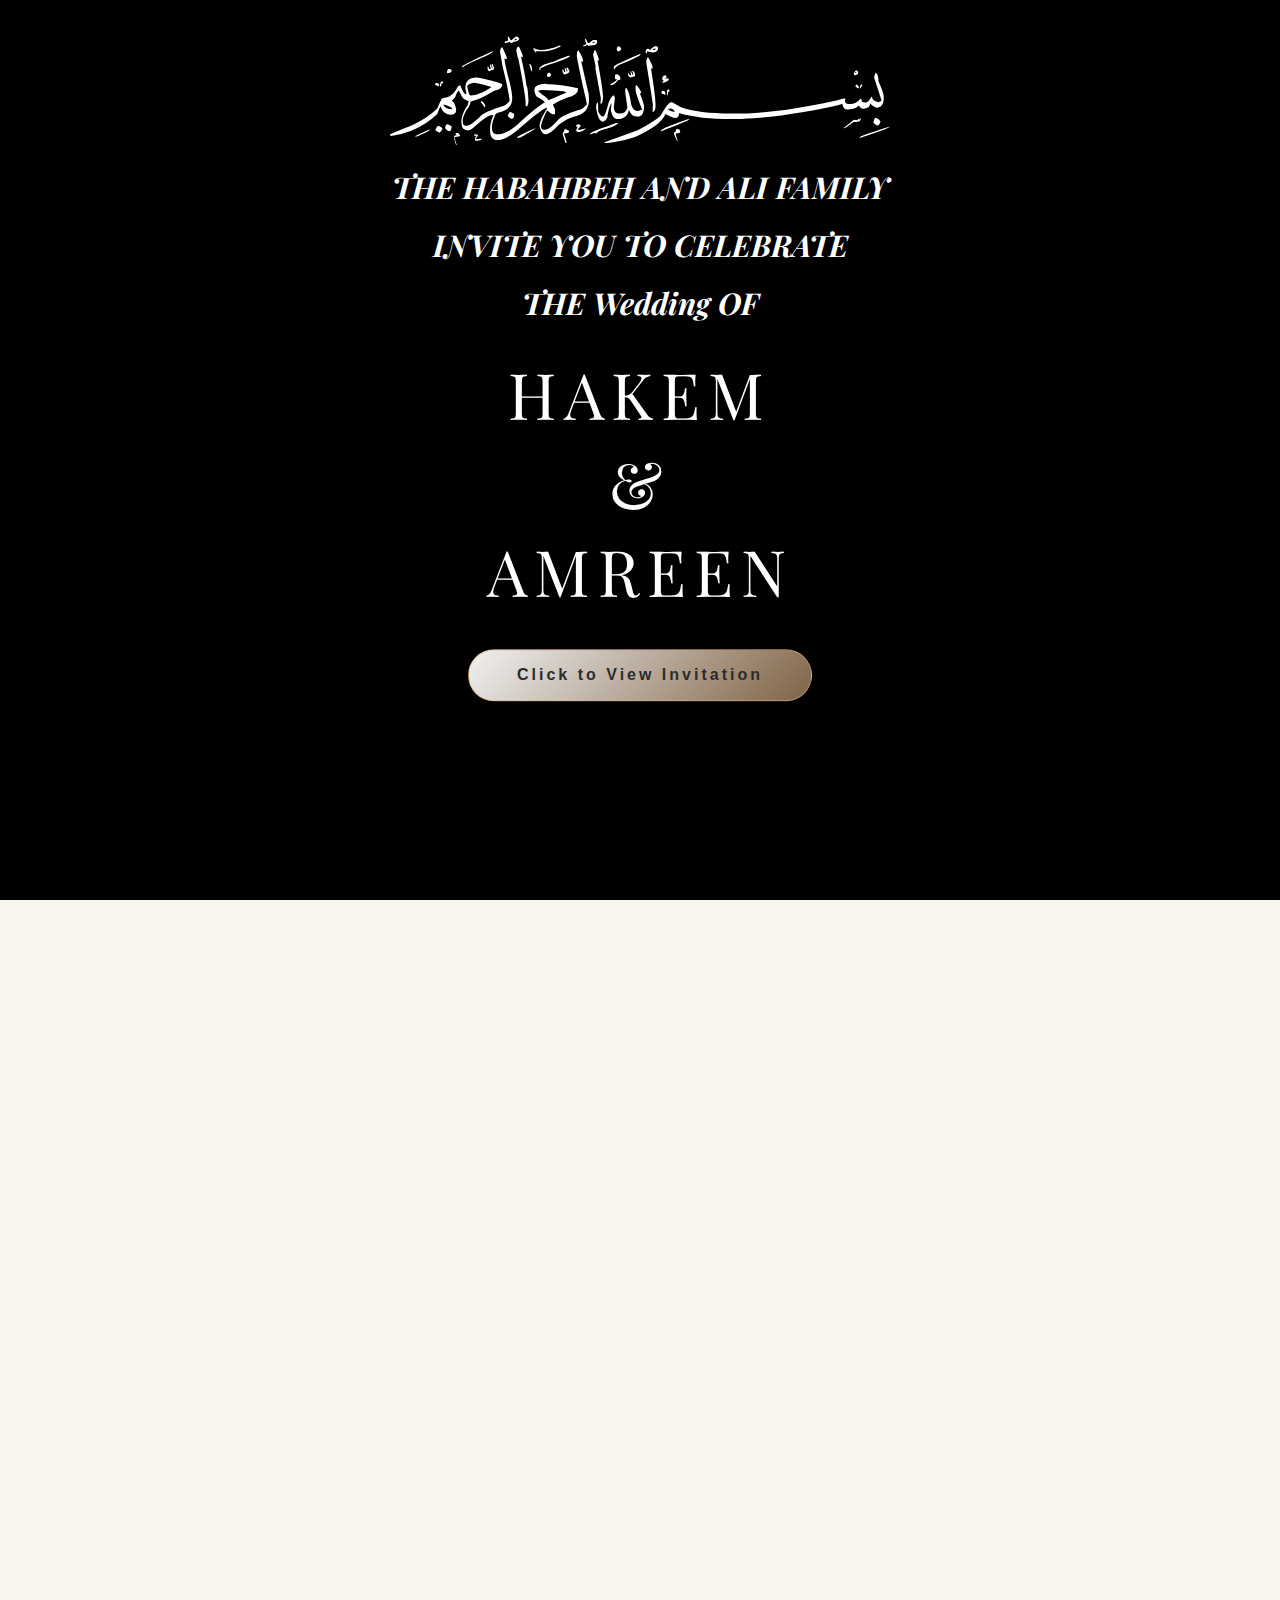
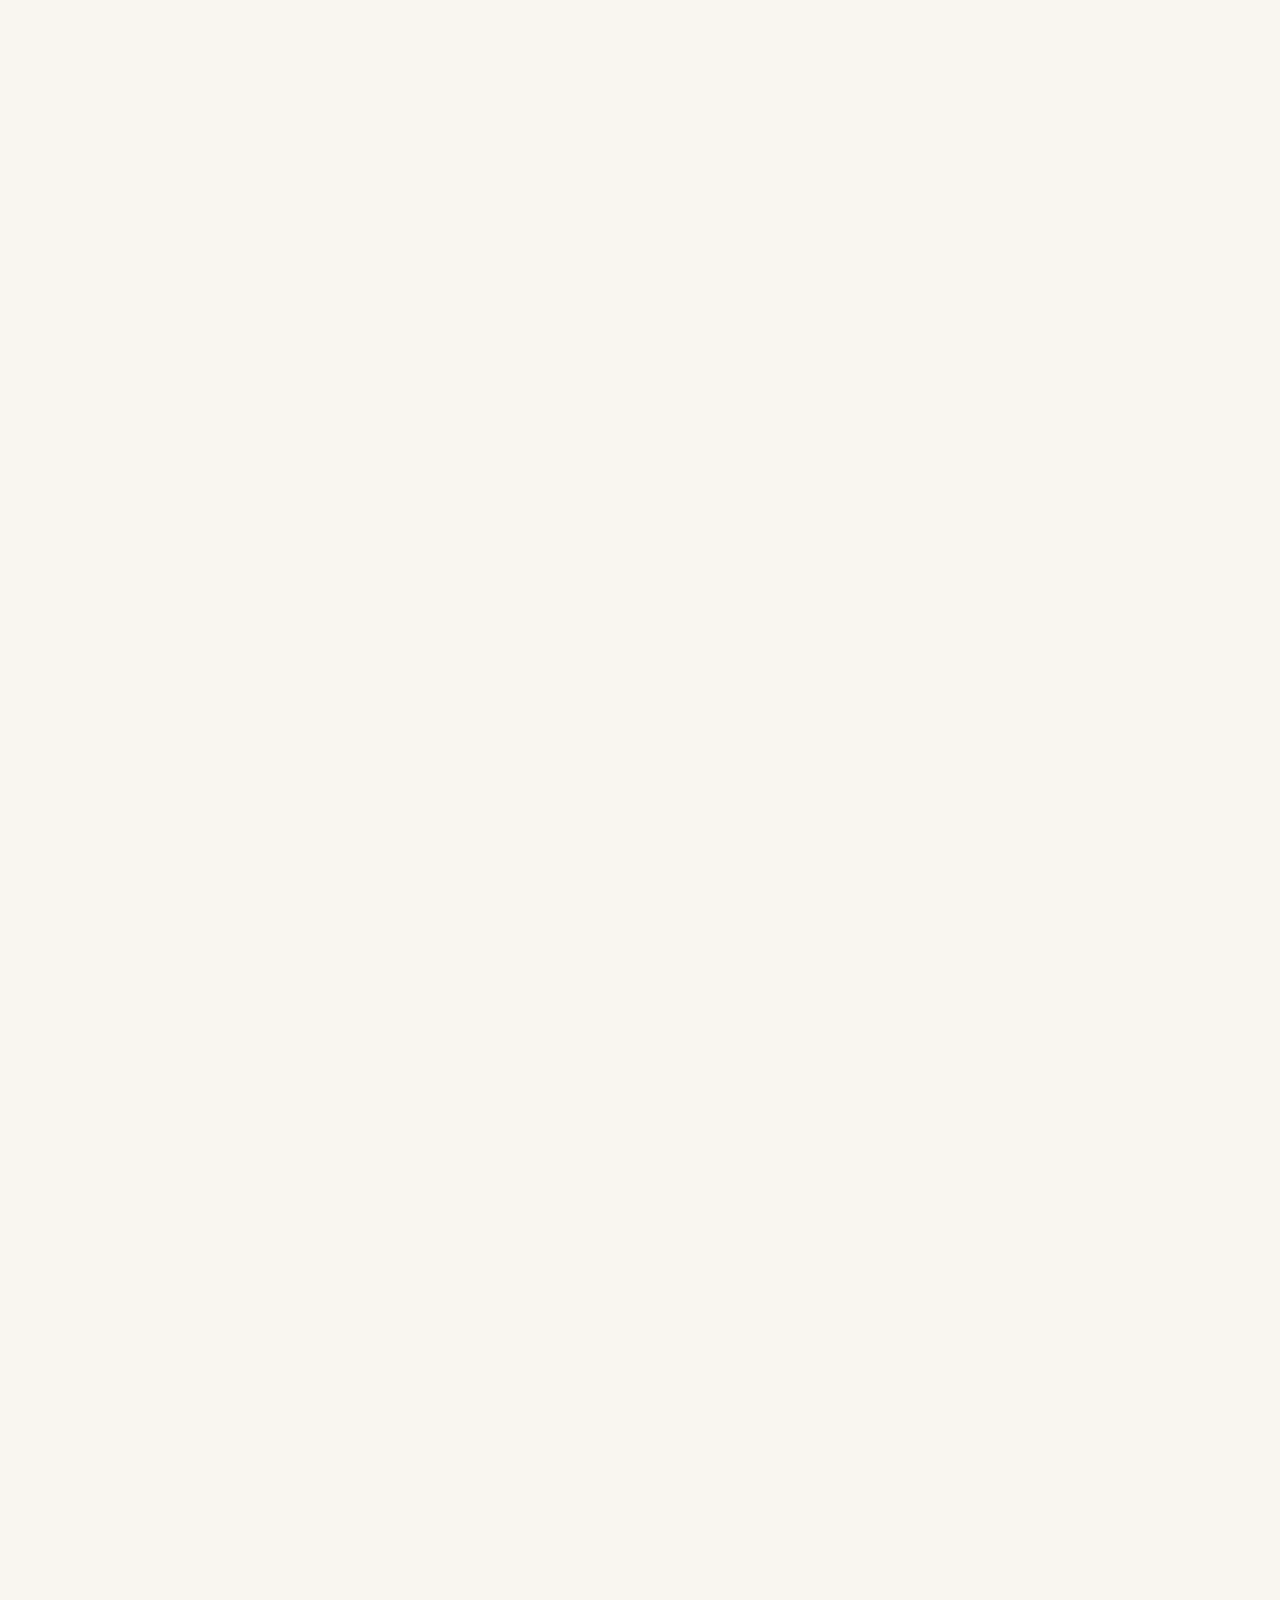
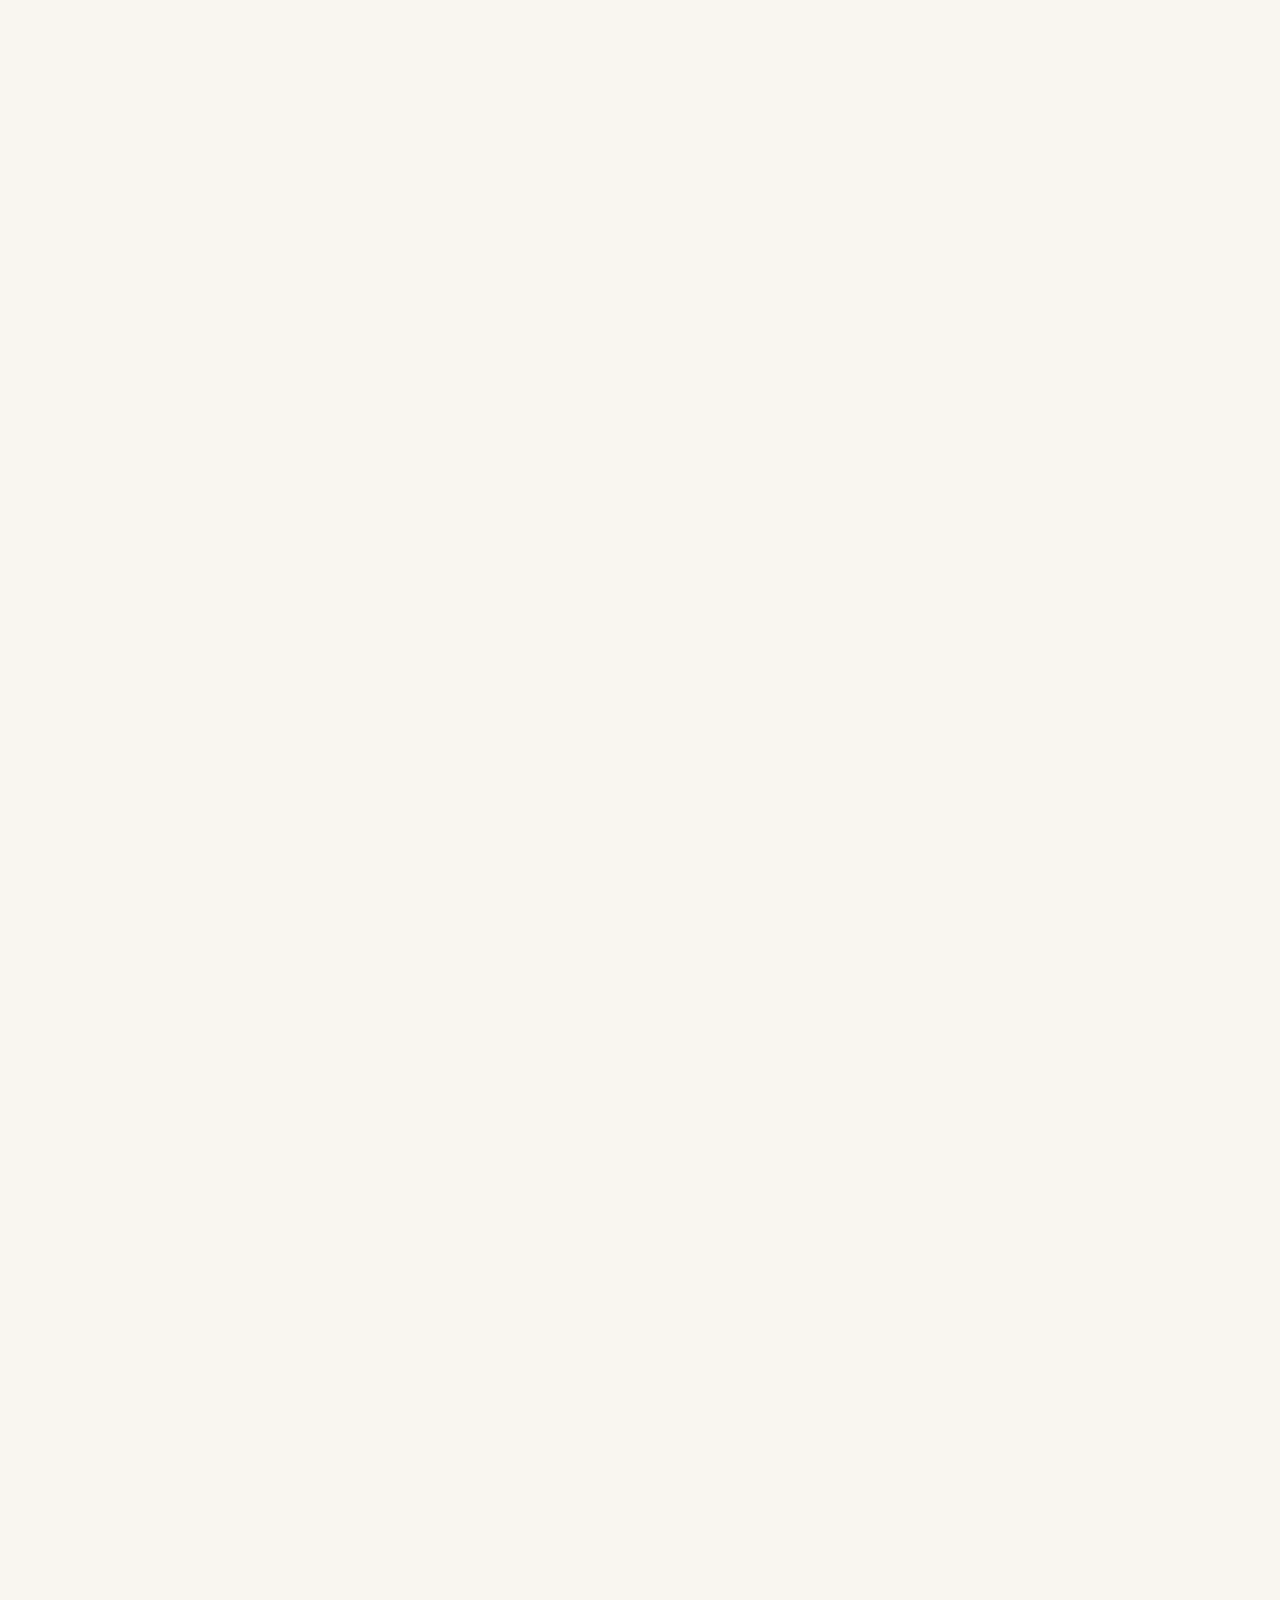
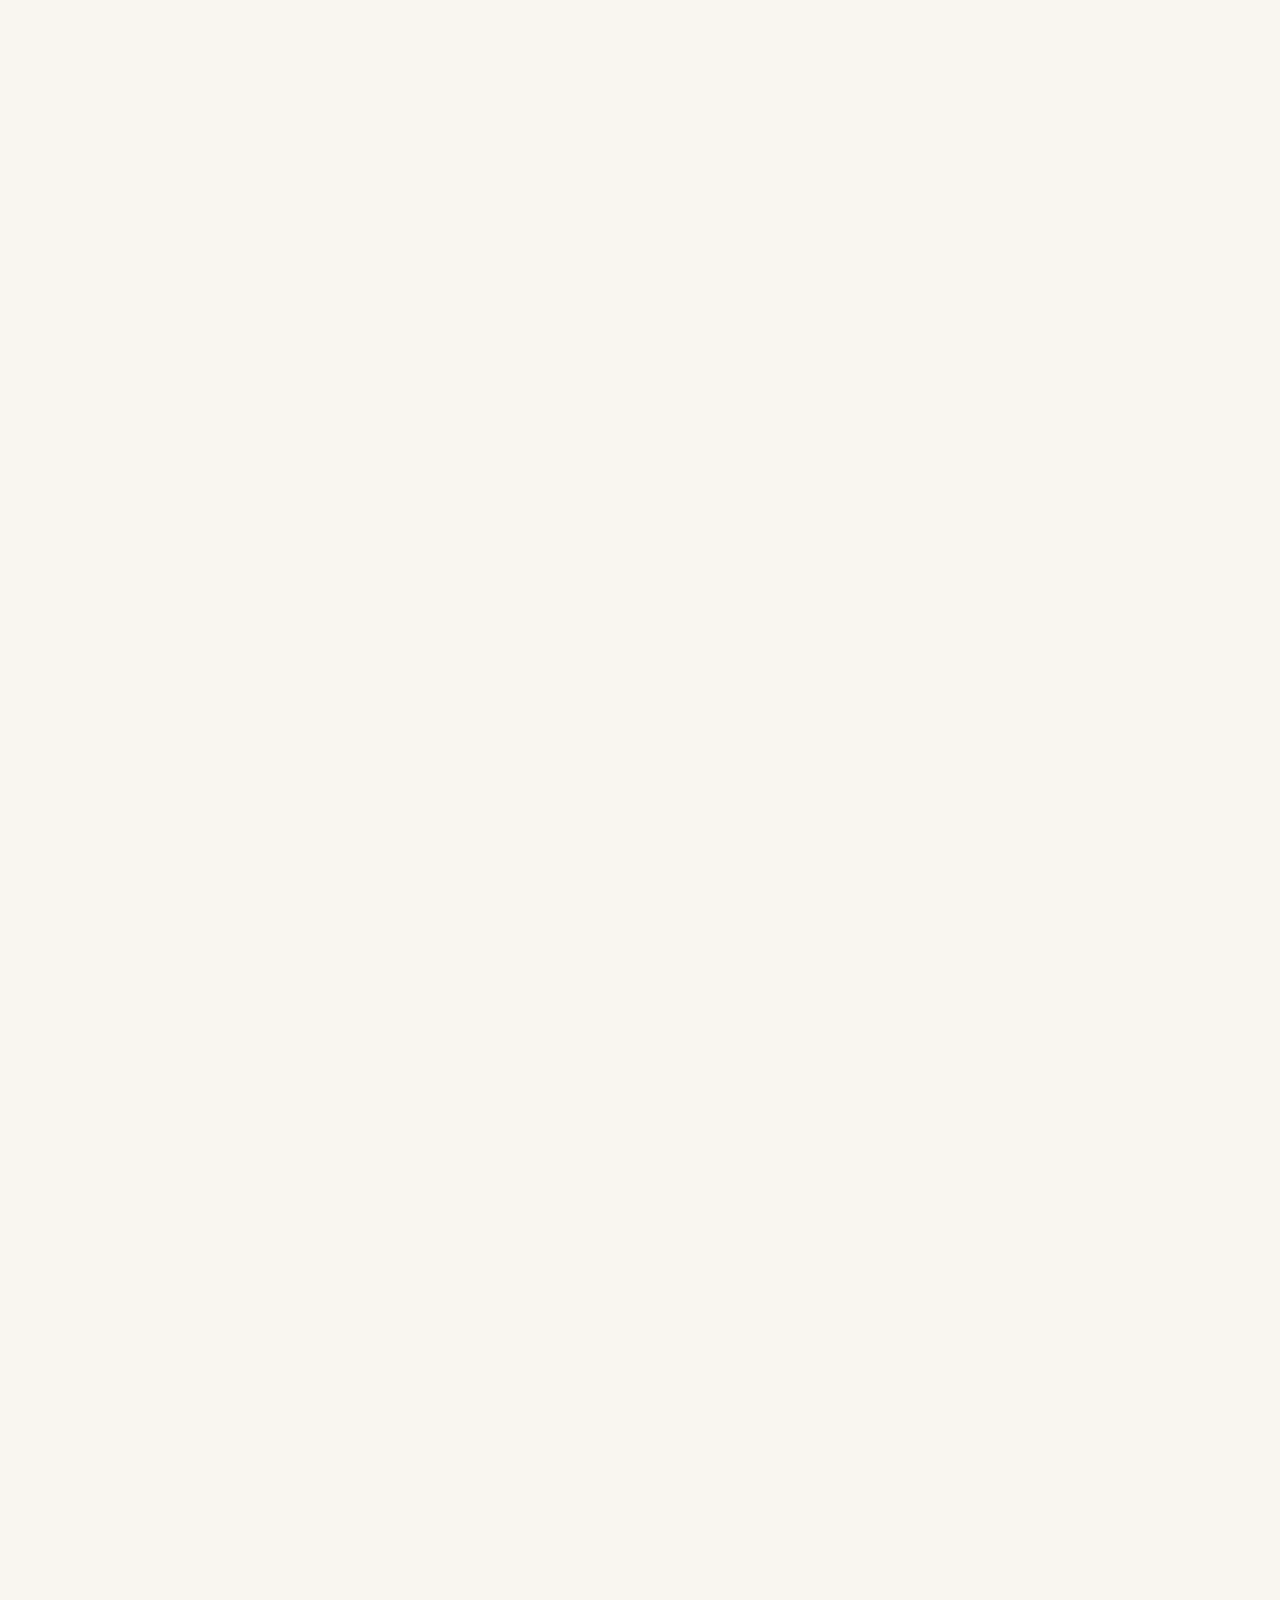
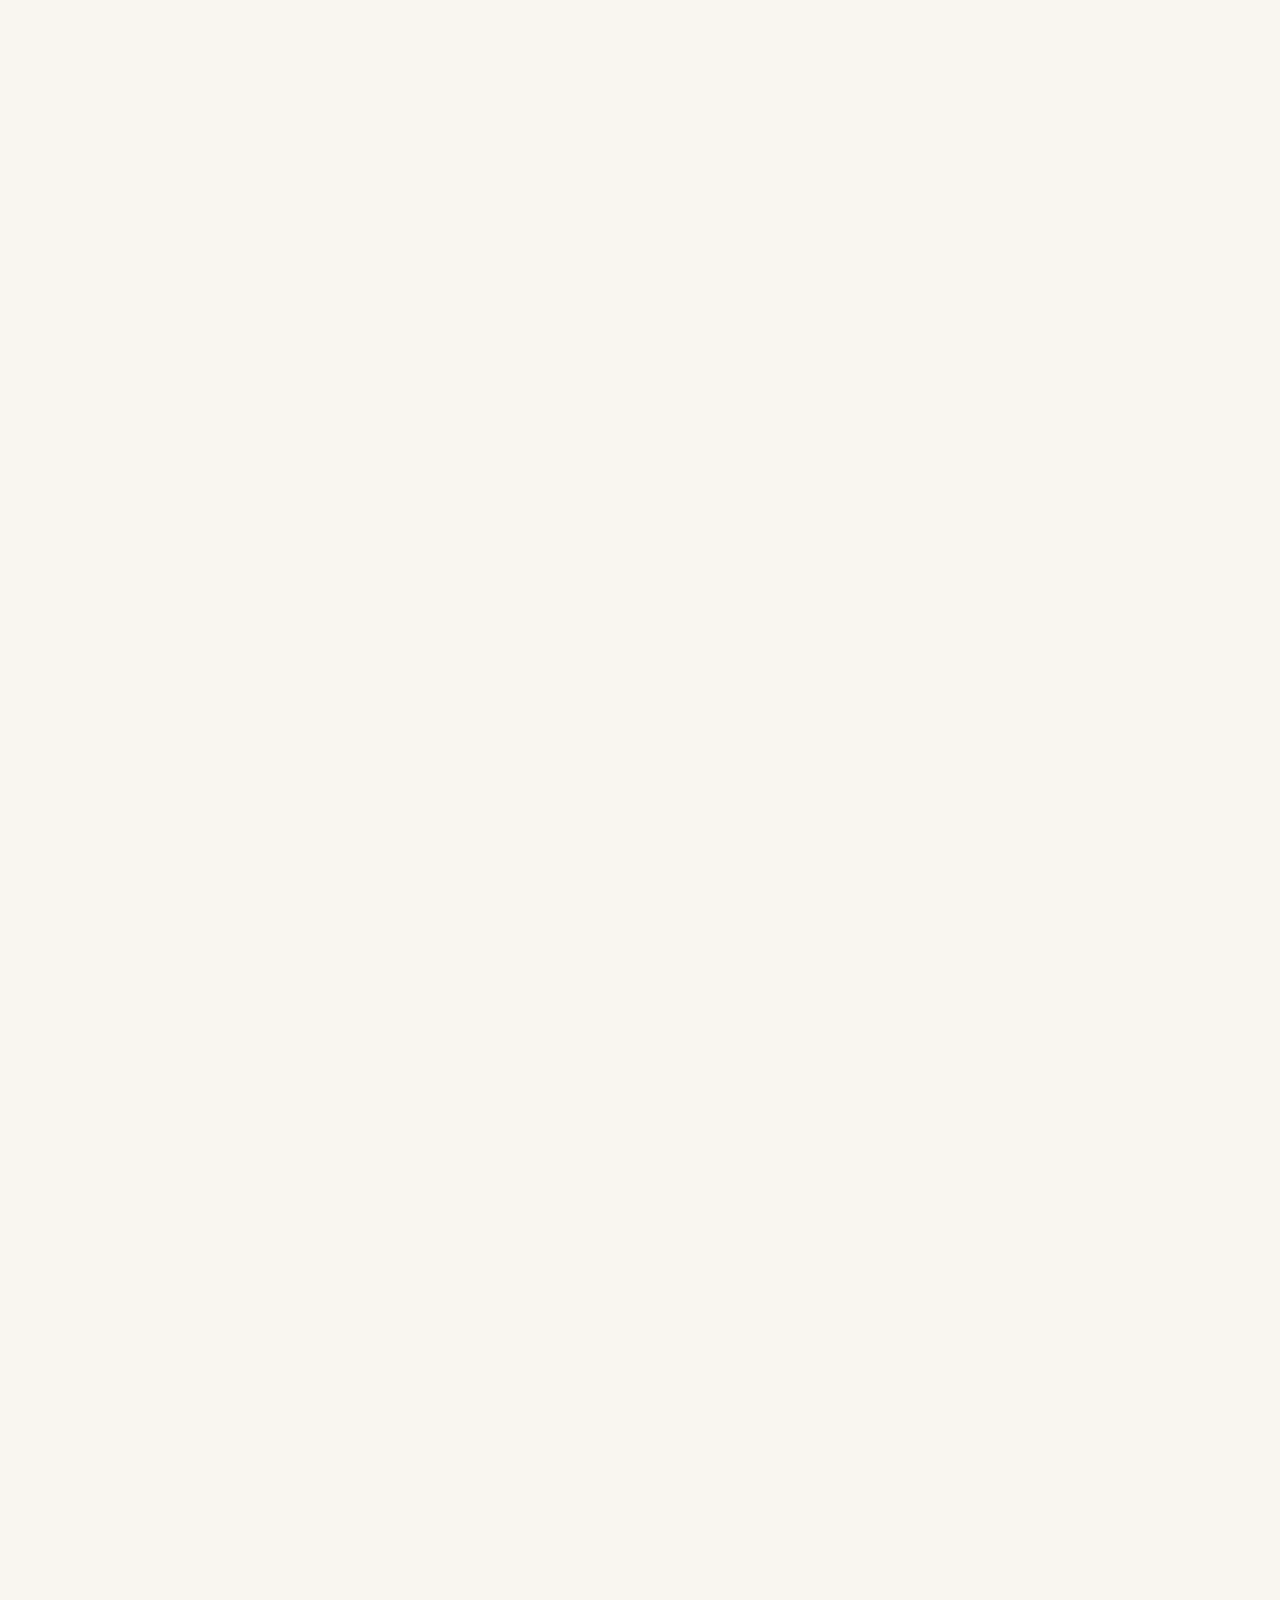
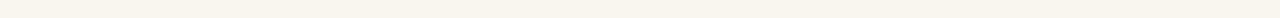
<file: index.html>
<!DOCTYPE html>
<html lang="en">
<head>
    <meta charset="UTF-8">
    <meta name="viewport" content="width=device-width, initial-scale=1.0">
    <title>Hakem & Amreen - Wedding</title>
    
    <!-- Google Fonts -->
    <link href="https://fonts.googleapis.com/css2?family=Playfair+Display:wght@300;400;500;600;700&display=swap" rel="stylesheet">
    <link rel="preconnect" href="https://fonts.googleapis.com">
    <link rel="preconnect" href="https://fonts.gstatic.com" crossorigin>
    <link href="https://fonts.googleapis.com/css2?family=Great+Vibes&family=Dancing+Script:wght@400;700&family=Allura&family=Tangerine:wght@400;700&display=swap" rel="stylesheet">

    <link href="https://fonts.googleapis.com/css2?family=Great+Vibes&family=Cormorant+Garamond:wght@300;400&display=swap" rel="stylesheet">

    <link href="https://fonts.googleapis.com/css2?family=Allura&family=Cinzel:wght@400&display=swap" rel="stylesheet">

    <link href="https://fonts.googleapis.com/css2?family=Brush+Script+MT&family=Pacifico&family=Lobster&family=Permanent+Marker&family=Shadows+Into+Light&family=Amatic+SC:wght@700&family=Satisfy&family=Courgette&family=Bad+Script&family=Caveat:wght@700&display=swap" rel="stylesheet">

    <link href="https://fonts.googleapis.com/css2?family=Amiri:wght@400;700&family=Scheherazade+New:wght@400;700&family=Lateef:wght@400;700&family=Aref+Ruqaa:wght@400;700&display=swap" rel="stylesheet">

    <link href="https://fonts.googleapis.com/css2?family=Italianno&family=Mr+Dafoe&family=Herr+Von+Muellerhoff&family=Lovers+Quarrel&family=Monsieur+La+Doulaise&family=Mrs+Saint+Delafield&family=Ruthie&family=Rouge+Script&family=Euphoria+Script&family=Niconne&display=swap" rel="stylesheet">
    <!-- Link to external CSS -->
    <link rel="stylesheet" href="style.css">
</head>
<body>
    






    
    <!-- ==================== LANDING PAGE ==================== -->
    <div class="landing-page" id="landingPage">
        <div class="curtain-container" id="curtainContainer">
            <video 
                id="curtainVideo" 
                class="curtain-video"
                playsinline 
                muted
                preload="auto"
                webkit-playsinline
                x5-playsinline
                x5-video-player-type="h5"
                x5-video-player-fullscreen="true">
                <source src="Hakem_Amreen_Loading.mp4" type="video/mp4">
            </video>
            
            <div class="landing-content" id="landingContent">

                 <!-- SVG Overlay -->
                <div class="bismillah-svg">
                    <img src="images/Bismillah.svg" alt="Floral Decoration">
                </div>

                <p class="couple-names">
                    THE HABAHBEH AND ALI FAMILY
                </p>
                <p class="couple-names">
                    INVITE YOU TO CELEBRATE 
                </p>
                <p class="couple-names">
                    THE Wedding OF
                </p>


                <h1 class="couple-names">
                    <h1>Hakem</h1>
                    <h1 class="ampersand">&</h1>
                    <h1>Amreen</h1>
                </h1>


                <button class="rsvp-button" onclick="playFullVideo()">
                    Click to View Invitation
                </button>

            </div>

        </div>

        <div class="white-overlay"></div>
    </div>


    <!-- ==================== MAIN SITE ==================== -->
    <div class="main-site" id="mainSite">
        <!-- NAVIGATION -->
        <nav class="top-bar">
            <div class="nav-container">
                <div class="site-title">Hakem & Amreen</div>
                <div class="hamburger" id="hamburger">
                    <span></span>
                    <span></span>
                    <span></span>
                </div>
                <ul class="nav-menu" id="navMenu">
                    <li><a href="#home" class="active">Home</a></li>
                    <li><a href="#schedule">Schedule</a></li>
                    <li><a href="#rsvp">RSVP</a></li>
                    <li><a href="#travel">Travel</a></li>
                </ul>
            </div>
        </nav>

        <!-- HERO SECTION -->
        <section id="home" class="hero-section">
            <div class="slideshow">
                <div class="slide active" style="background-image: url('images/hands.jpg');"></div>
                <div class="slide" style="background-image: url('images/jungle.jpg');"></div>
                <div class="slide" style="background-image: url('images/flower.jpg');"></div>
                <div class="slide" style="background-image: url('images/chicago.jpg');"></div>
                <div class="slide" style="background-image: url('images/pink.jpg');"></div>
            </div>

            <div class="hero-names">
                <h2>Hakem Habahbeh</h2>
                <p class="and">&</p>
                <h2>Amreen Ali</h2>
            </div>
        </section>

        <div class="content-wrapper">
            <!-- SCHEDULE SECTION -->
            <section id="schedule" class="section schedule-section">
                <h2 class="section-title">Schedule</h2>
                <div class="schedule-grid" id="scheduleGrid">
                    <!-- Dynamic content inserted by JS based on invite type -->
                </div>
            </section>

            <div class="floral-divider">
                <img src="images/divider.svg" alt="decorative divider" class="divider-icon">
            </div>

            <!-- RSVP SECTION -->
            <section id="rsvp" class="section">
                <h2 class="section-title">RSVP</h2>
                <div class="rsvp-section">

                    <!-- Tab Toggle -->
                    <div class="rsvp-tab-toggle">
                        <button class="rsvp-tab-btn active" onclick="switchRsvpTab('new')">New RSVP</button>
                        <button class="rsvp-tab-btn" onclick="switchRsvpTab('edit')">Edit RSVP</button>
                    </div>

                    <!-- ===== NEW RSVP TAB ===== -->
                    <div class="rsvp-tab-content active" id="newRsvpTab">
                        <div class="error-message" id="errorMessage"></div>
                        <form id="rsvpForm">
                            <div id="dynamicFormContent"></div>

                                <div class="sms-optin-wrapper">
                                    <label class="sms-optin-label">
                                        <input type="checkbox" id="smsOptIn" name="smsOptIn" value="yes">
                                        <span class="sms-optin-text">
                                            By providing your phone number and checking this box, you agree to receive SMS messages regarding the wedding event, including invitations, reminders, and updates. Message frequency varies. Message and data rates may apply. Reply STOP to opt out, HELP for help.
                                        </span>
                                    </label>
                                </div>

                                <button type="submit" class="submit-btn">SUBMIT RSVP</button>
                        </form>
                    </div>

                    <!-- ===== EDIT RSVP TAB ===== -->
                    <div class="rsvp-tab-content" id="editRsvpTab">
                        <div class="success-message" id="editSuccessMessage">
                            ✨ Your RSVP has been updated successfully! ✨
                        </div>
                        <div class="error-message" id="editErrorMessage"></div>

                        <div class="edit-lookup-section" id="editLookupSection">
                            <p>Already submitted your RSVP and need to make changes?<br>Enter the email address you used to look up your response.</p>
                            <div class="lookup-form">
                                <input type="email" id="lookupEmail" placeholder="your@email.com" required>
                                <button type="button" class="lookup-btn" id="lookupBtn" onclick="lookupRsvp()">Find RSVP</button>
                            </div>
                            <div class="no-rsvp-found" id="noRsvpFound">
                                <p>We couldn't find an RSVP with that email address.</p>
                                <p>Would you like to <span class="switch-to-new" onclick="switchRsvpTab('new')">submit a new RSVP</span> instead?</p>
                            </div>
                        </div>

                        <div class="edit-rsvp-found" id="editRsvpFound">
                            <div class="previous-rsvp-summary" id="previousRsvpSummary"></div>
                            <div class="edit-notice">
                                Update any fields below and submit to save your changes. Fields are pre-filled with your previous responses.
                            </div>
                            <form id="editRsvpForm">
                                <div id="editDynamicFormContent"></div>
                                <button type="submit" class="submit-btn">UPDATE RSVP</button>
                            </form>
                        </div>
                    </div>

                </div>
            </section>

            <div class="floral-divider">
                <img src="images/divider.svg" alt="decorative divider" class="divider-icon">
            </div>

            <!-- TRAVEL SECTION -->
            <section id="travel" class="section">
                <h2 class="section-title">Travel & Venues</h2>
                
                <!-- Mehendi Venue -->
                <div class="section">
                    <h3 class="section-title">Mehendi / Henna Night</h3>
                    <div class="maps-container">
                        <div class="map-item">
                            <h4>📍 Mehendi/Henna Venue</h4>
                            <iframe src="https://www.google.com/maps/embed?pb=!1m18!1m12!1m3!1d2964.01221449703!2d-87.81286502390809!3d42.02147037122626!2m3!1f0!2f0!3f0!3m2!1i1024!2i768!4f13.1!3m3!1m2!1s0x880fc8fc1836e2c3%3A0x20e3b90a40c54ce8!2sLone%20Tree%20Manor%20Banquet%20Hall%20%26%20Catering!5e0!3m2!1sen!2sus!4v1771135426125!5m2!1sen!2sus" width="600" height="450" style="border:0;" allowfullscreen="" loading="lazy" referrerpolicy="no-referrer-when-downgrade"></iframe>
                        </div>
                    </div>
                </div>

                <div class="floral-divider">
                    <img src="images/divider.svg" alt="decorative divider" class="divider-icon">
                </div>

                <!-- Nikkah Venue -->
                <div class="section">
                    <h3 class="section-title">Nikkah / Katb Kitab Address</h3>
                    <div class="maps-container">
                        <div class="map-item">
                            <h4>📍 Nikkah/Katb Kitab Venue Address</h4>
                            <iframe src="https://www.google.com/maps/embed?pb=!1m18!1m12!1m3!1d2959.963170852228!2d-87.73636642390363!3d42.10825957121749!2m3!1f0!2f0!3f0!3m2!1i1024!2i768!4f13.1!3m3!1m2!1s0x880fc4f6dda07223%3A0xd4f3e8c2892a134a!2sCommunity%20House%20Winnetka!5e0!3m2!1sen!2sus!4v1770655906639!5m2!1sen!2sus" width="600" height="450" style="border:0;" allowfullscreen="" loading="lazy" referrerpolicy="no-referrer-when-downgrade"></iframe>
                        </div>
                    </div>
                </div>

                <div class="floral-divider">
                    <img src="images/divider.svg" alt="decorative divider" class="divider-icon">
                </div>

                <!-- Walima Venue -->
                <div class="section">
                    <h3 class="section-title">Walima / Reception Address</h3>
                    <div class="maps-container">
                        <div class="map-item">
                            <h4>📍 Walima/Reception Venue</h4>
                            <iframe src="https://www.google.com/maps/embed?pb=!1m18!1m12!1m3!1d11861.196856519276!2d-88.04880177408121!3d41.9938536222794!2m3!1f0!2f0!3f0!3m2!1i1024!2i768!4f13.1!3m3!1m2!1s0x880fae12c2e8756f%3A0x919283b8a18a8772!2sBelvedere%20Events%20%26%20Catering!5e0!3m2!1sen!2sus!4v1770655964708!5m2!1sen!2sus" width="600" height="450" style="border:0;" allowfullscreen="" loading="lazy" referrerpolicy="no-referrer-when-downgrade"></iframe>
                        </div>
                    </div>
                </div>

                <div class="floral-divider">
                    <img src="images/divider.svg" alt="decorative divider" class="divider-icon">
                </div>

                <!-- Hotels Section -->
                <div class="section">
                    <h3 class="section-title">Recommended Hotels</h3>
                    <div class="maps-container">
                        <div class="map-item">
                            <h4>🏨 Hotels in the Skokie Area</h4>
                            <iframe src="https://www.google.com/maps/embed?pb=!1m16!1m12!1m3!1d94655.88212986416!2d-88.13282306811169!3d42.15036563940743!2m3!1f0!2f0!3f0!3m2!1i1024!2i768!4f13.1!2m1!1shotels%20in%20skokie%20illinois!5e0!3m2!1sen!2sus!4v1771136840036!5m2!1sen!2sus" width="600" height="450" style="border:0;" allowfullscreen="" loading="lazy" referrerpolicy="no-referrer-when-downgrade"></iframe>
                            <h4>🏨 Hotels in the Schaumburg Area</h4>
                            <iframe src="https://www.google.com/maps/embed?pb=!1m16!1m12!1m3!1d94655.88212986416!2d-88.13282306811169!3d42.15036563940743!2m3!1f0!2f0!3f0!3m2!1i1024!2i768!4f13.1!2m1!1shotels%20in%20schaumburg%20illinois!5e0!3m2!1sen!2sus!4v1771136817783!5m2!1sen!2sus" width="600" height="450" style="border:0;" allowfullscreen="" loading="lazy" referrerpolicy="no-referrer-when-downgrade"></iframe>                        
                        
                        </div>
                    </div>
                </div>
            </section>
        </div>
    </div>

    <!-- Thank You Pop-up -->
    <div class="popup-overlay" id="thankYouPopup" style="display: none;">
        <div class="popup-container">
            <p class="popup-message">
                ✨ Thank you for your RSVP! We can't wait to celebrate with you! ✨
            </p>
            <button class="popup-close-btn" onclick="closePopup()">Close</button>
        </div>
    </div>

    <script src="script.js"></script>
</body>
</html>
</file>
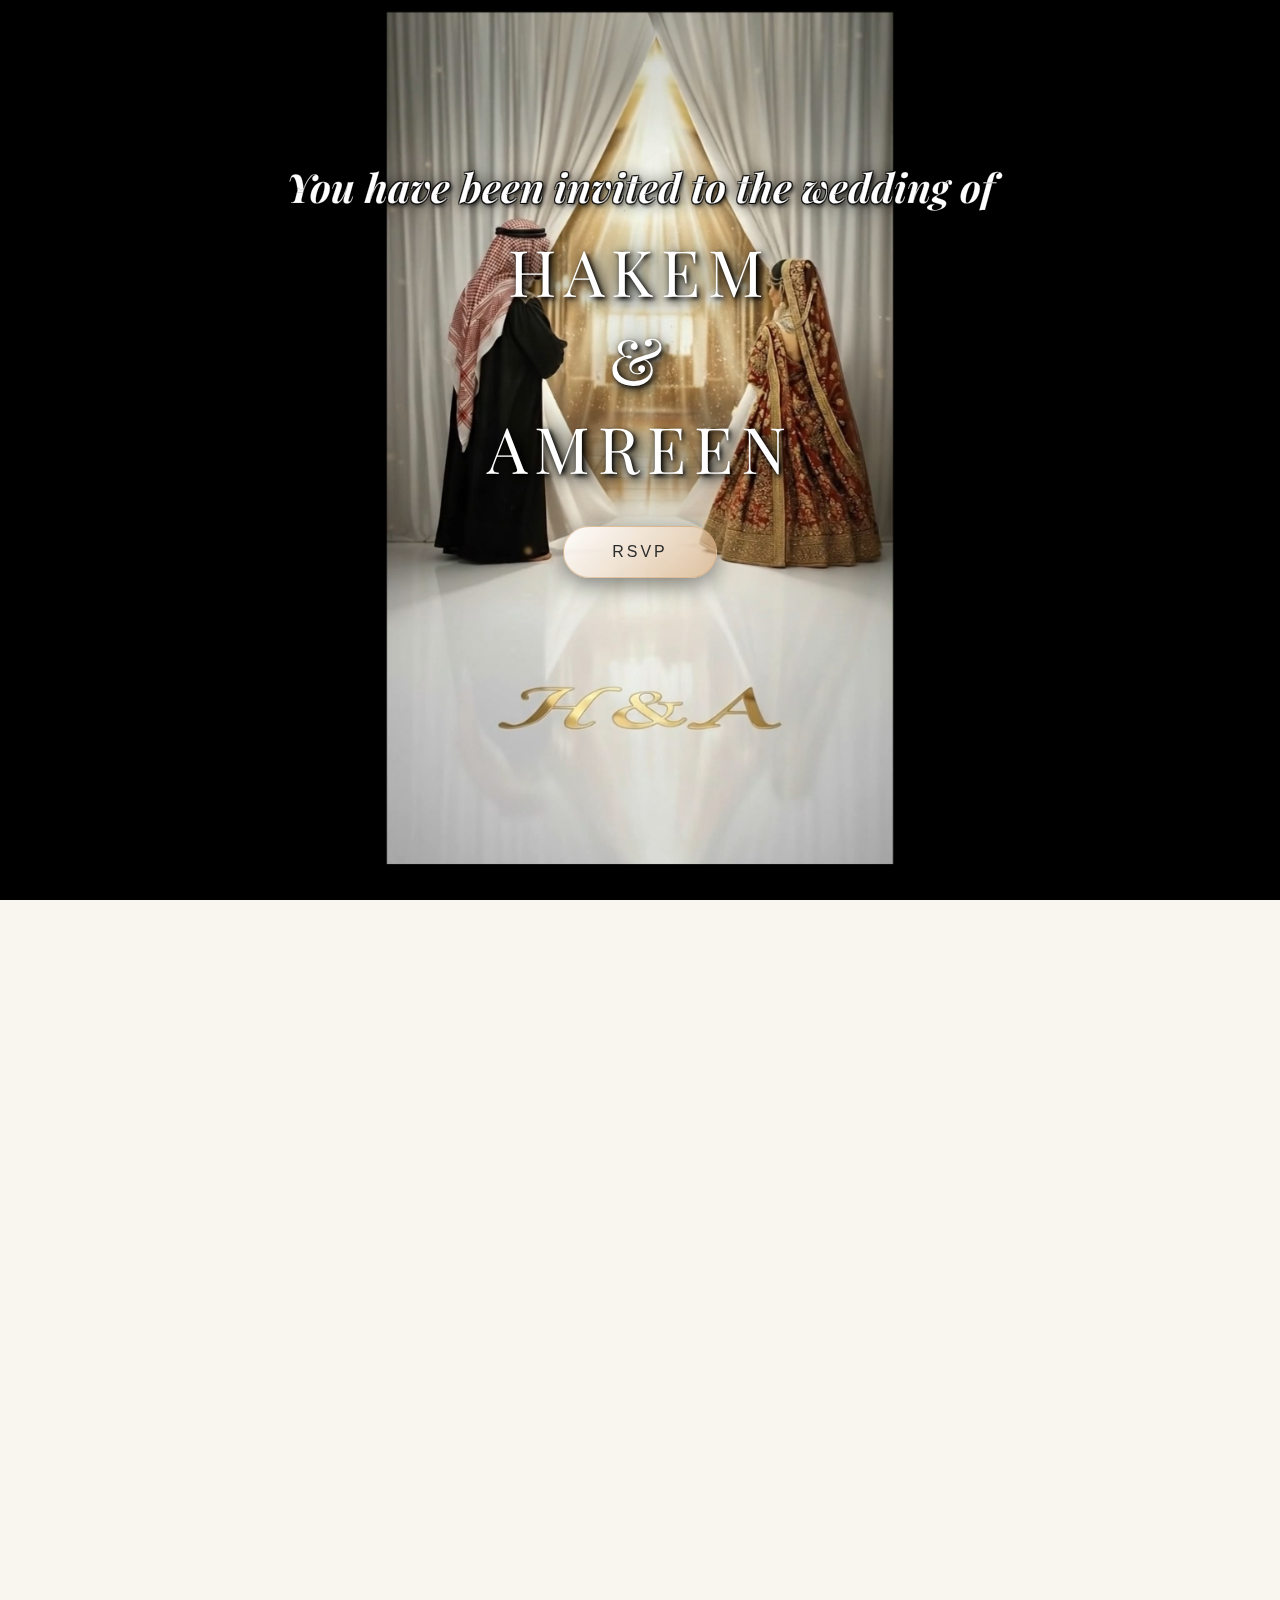
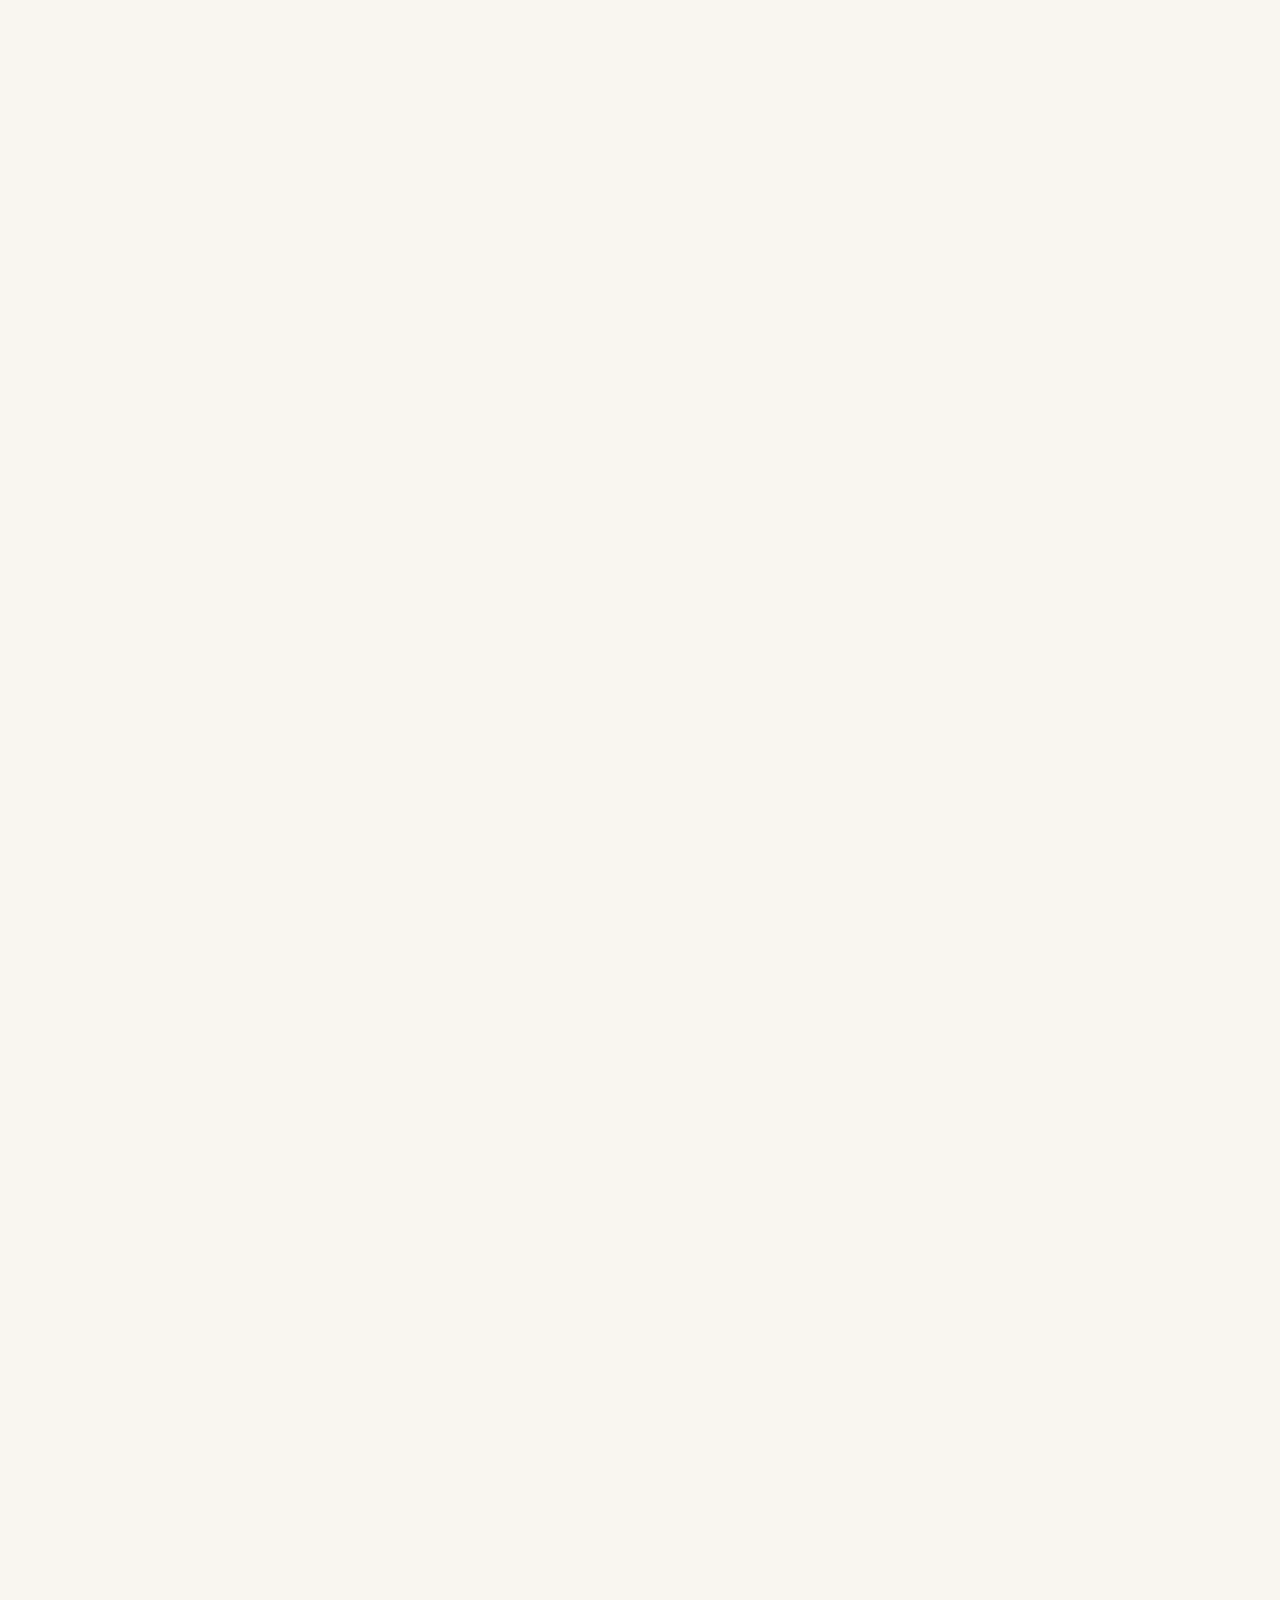
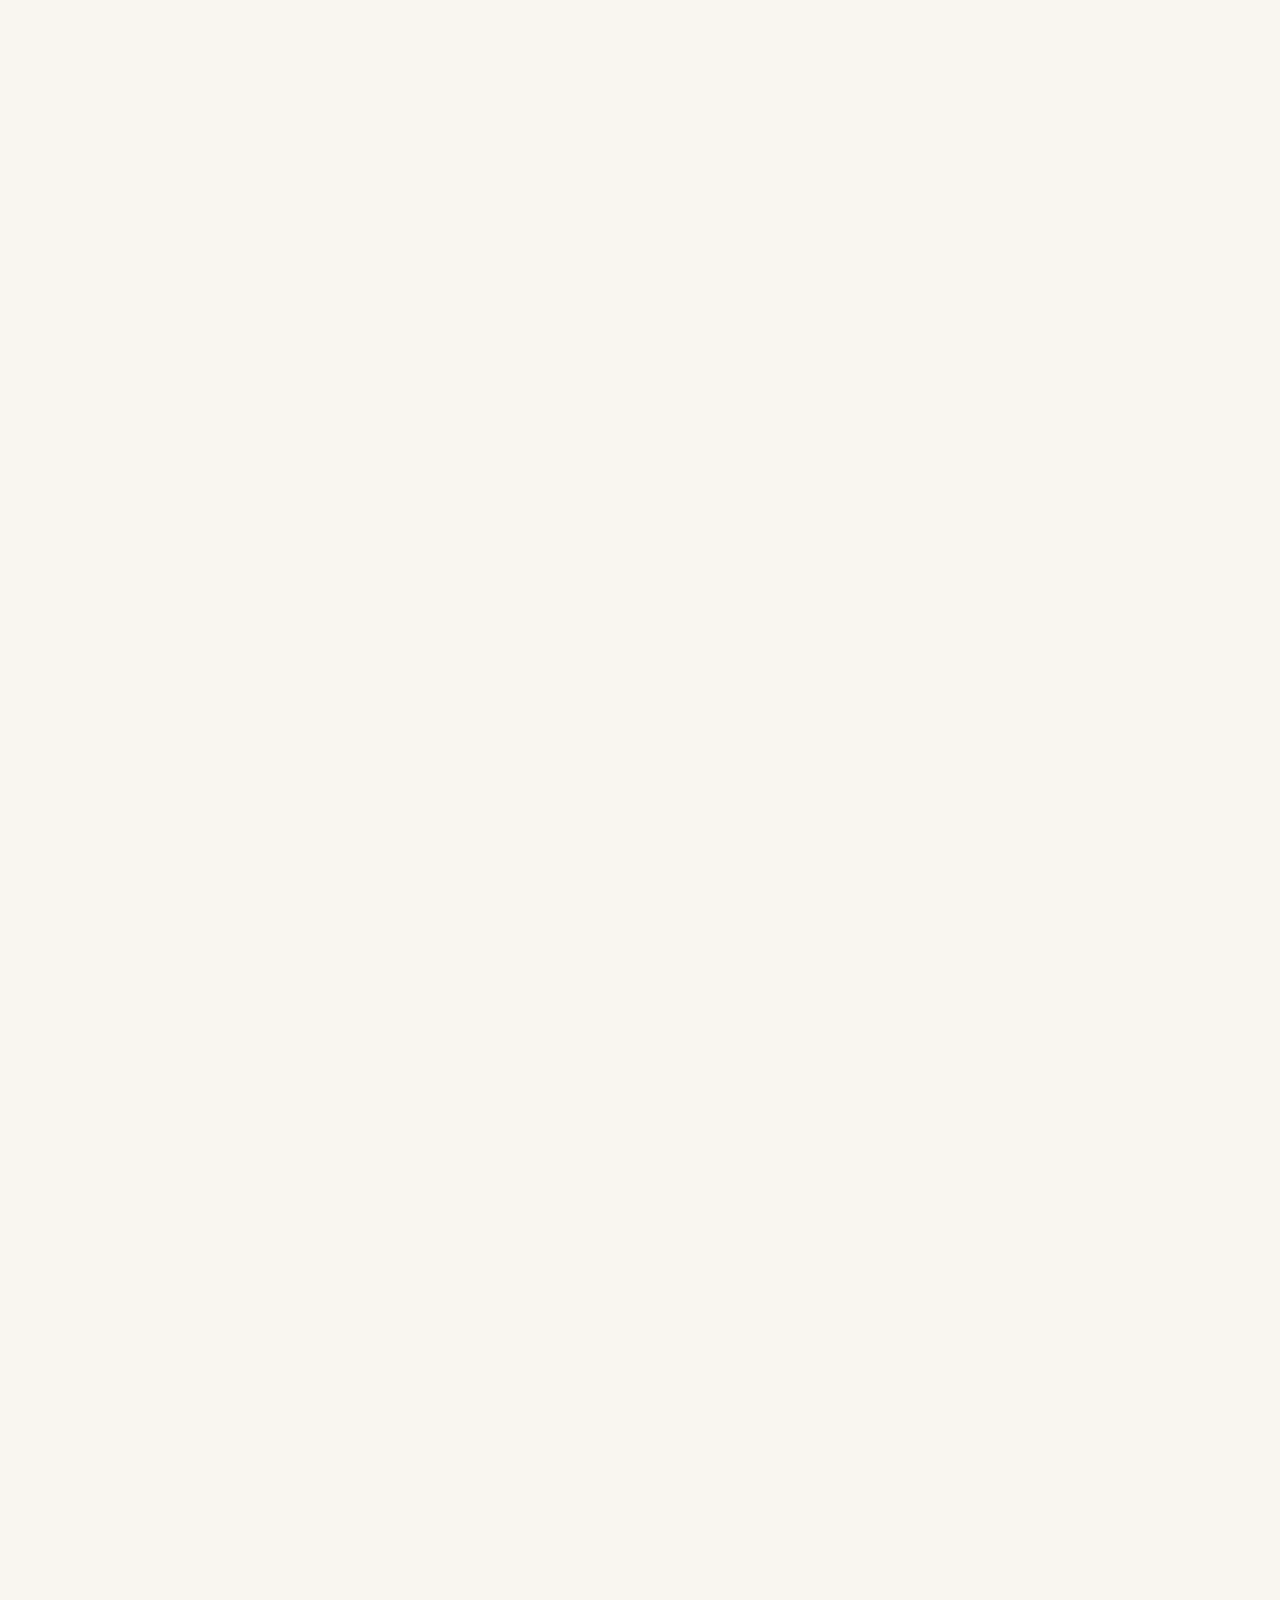
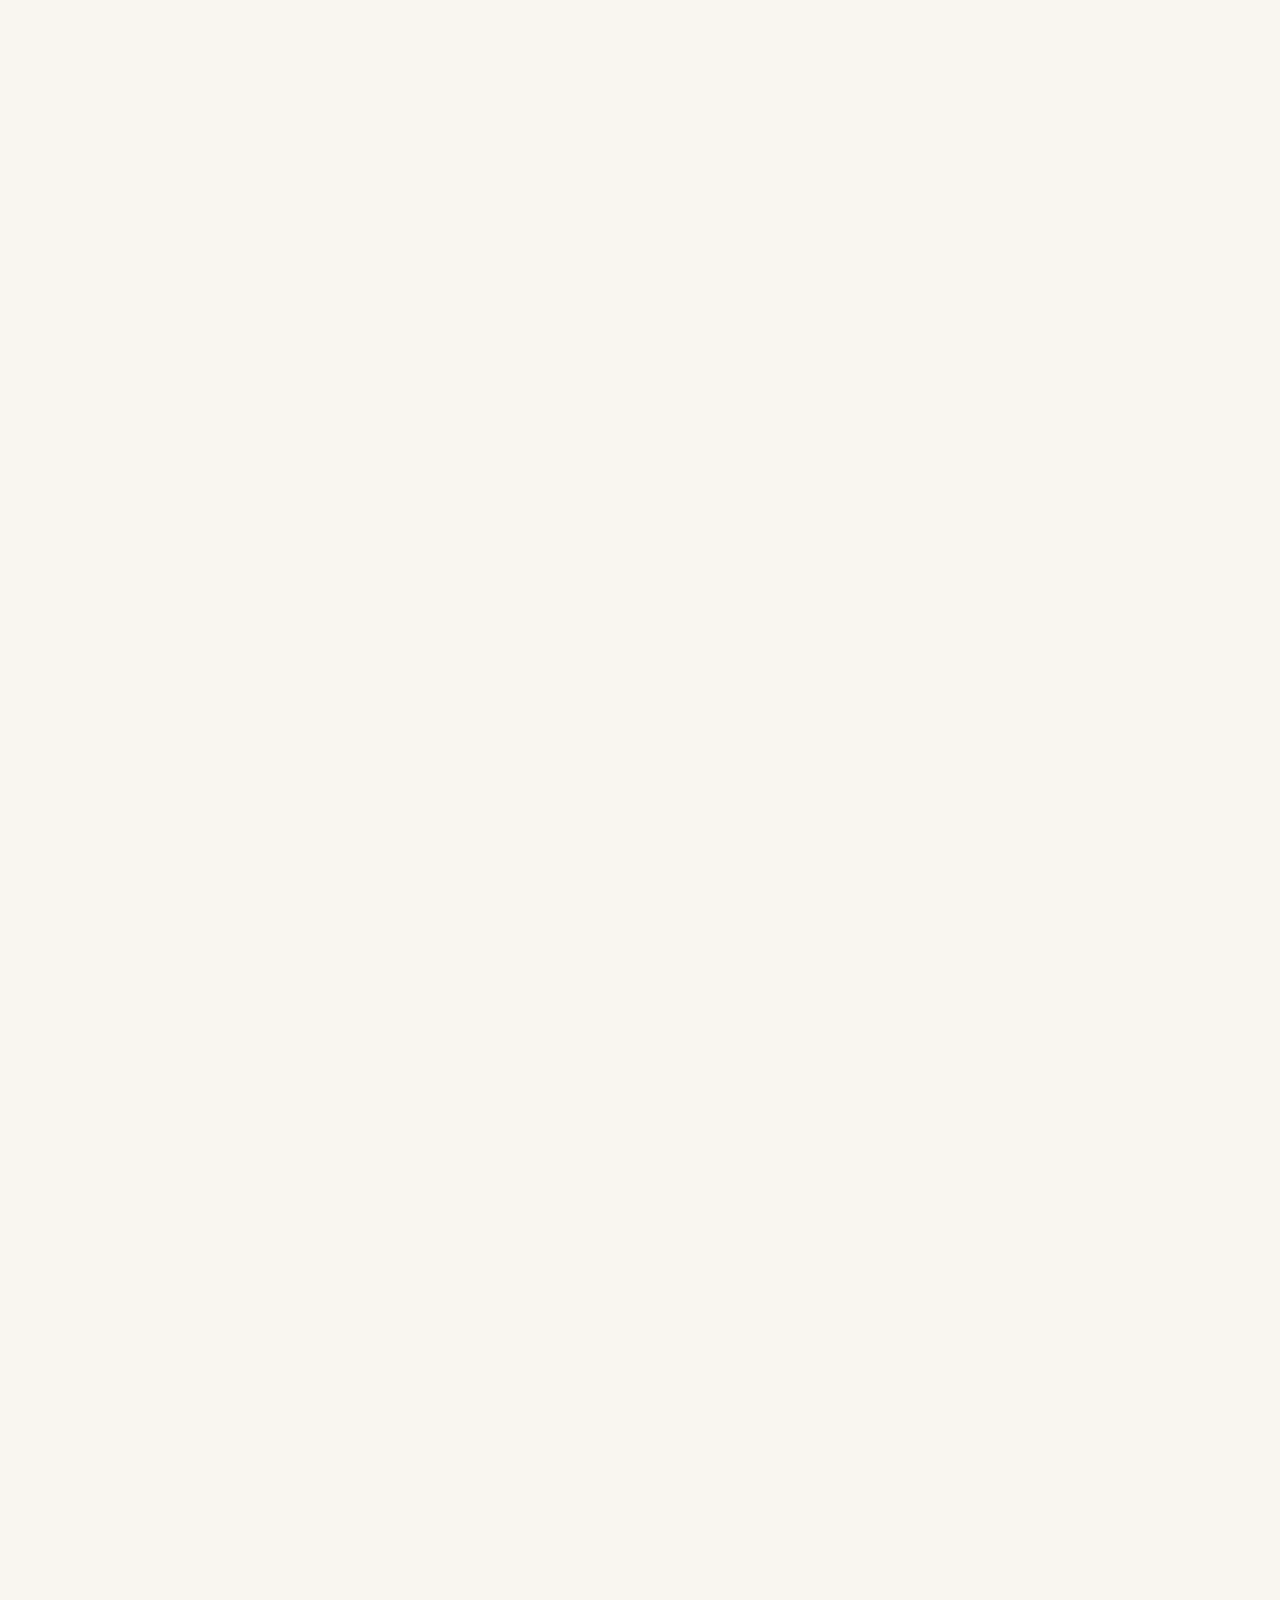
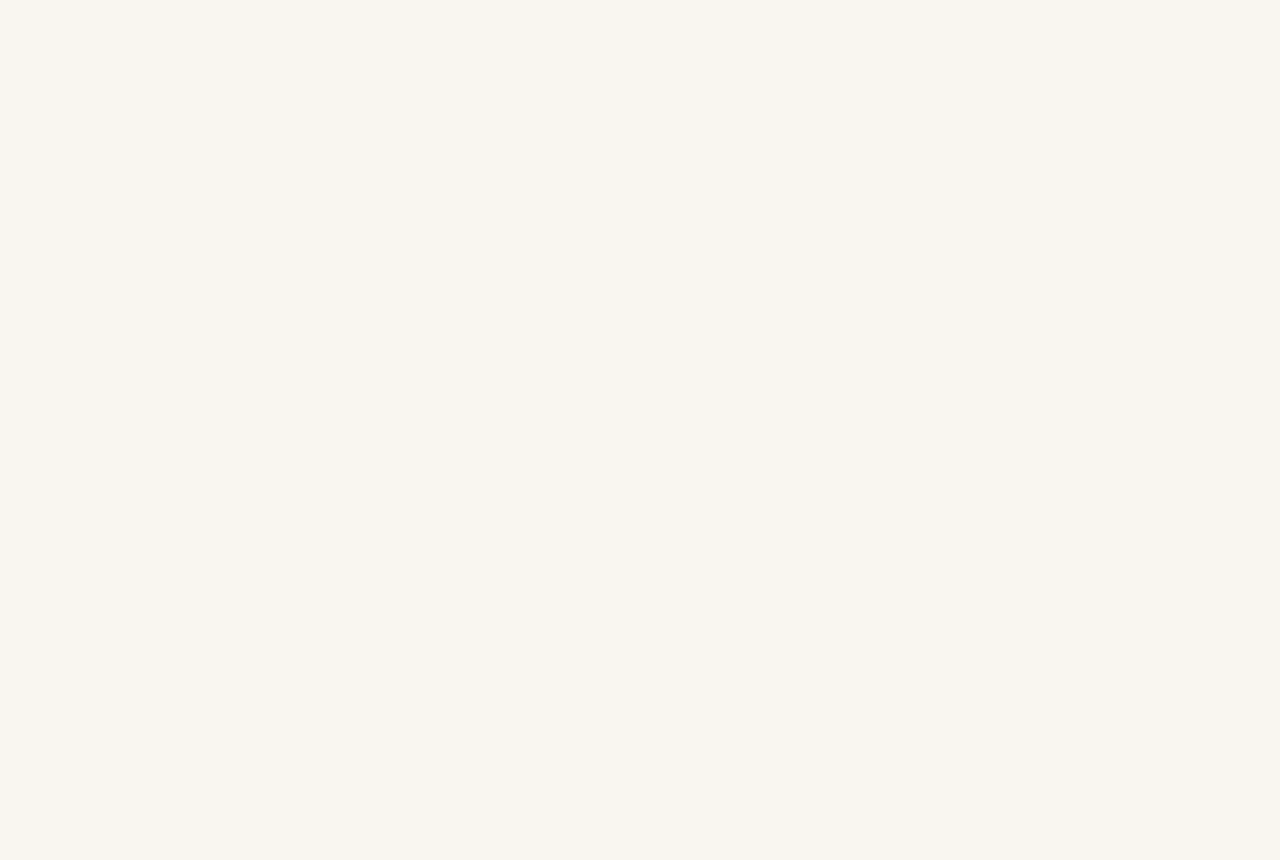
<file: Wedding Site/index.html>
<!DOCTYPE html>
<html lang="en">
<head>
    <meta charset="UTF-8">
    <meta name="viewport" content="width=device-width, initial-scale=1.0">
    <title>Hakem & Amreen - Wedding</title>
    
    <!-- Google Fonts -->
    <link href="https://fonts.googleapis.com/css2?family=Playfair+Display:wght@300;400;500;600;700&display=swap" rel="stylesheet">
    
    <!-- Link to external CSS -->
    <link rel="stylesheet" href="style.css">
</head>
<body>
    
    <!-- ==================== LANDING PAGE ==================== -->
    <div class="landing-page" id="landingPage">
        <div class="curtain-container" id="curtainContainer">
            <!-- Video Background -->
            <video 
                id="curtainVideo" 
                class="curtain-video"
                playsinline 
                muted
                preload="auto"
                webkit-playsinline
                x5-playsinline
                x5-video-player-type="h5"
                x5-video-player-fullscreen="true">
                <source src="Hakem_Amreen_Loading.mp4" type="video/mp4">
                <!-- Your browser does not support the video tag. -->
            </video>
            
            <!-- Overlay Content -->
            <div class="landing-content" id="landingContent">
                <p class="invitation-text">You have been invited to the wedding of</p>
                <h1>Hakem</h1>
                <h1>&</h1>
                <h1>Amreen</h1>
                <button class="rsvp-button" onclick="playFullVideo()">RSVP</button>
            </div>
        </div>
    </div>

    <!-- ==================== MAIN SITE ==================== -->
    <div class="main-site" id="mainSite">
        <!-- NAVIGATION -->
        <nav class="top-bar">
            <div class="nav-container">
                <div class="site-title">Hakem & Amreen</div>
                <div class="hamburger" id="hamburger">
                    <span></span>
                    <span></span>
                    <span></span>
                </div>
                <ul class="nav-menu" id="navMenu">
                    <li><a href="#home" class="active">Home</a></li>
                    <li><a href="#schedule">Schedule</a></li>
                    <li><a href="#rsvp">RSVP</a></li>
                    <!-- <li><a href="#registry">Registry</a></li> -->
                    <li><a href="#travel">Travel</a></li>
                </ul>
            </div>
        </nav>

        <!-- HERO SECTION -->
        <section id="home" class="hero-section">
            <div class="slideshow">
                <div class="slide active" style="background-image: url('images/hands.jpg');"></div>
                <div class="slide" style="background-image: url('images/jungle.jpg');"></div>
                <div class="slide" style="background-image: url('images/flower.jpg');"></div>
                <div class="slide" style="background-image: url('images/chicago.jpg');"></div>
                <div class="slide" style="background-image: url('images/pink.jpg');"></div>
            </div>

            <!-- Names Overlay -->
            <div class="hero-names">
                <h2>Hakem Habahbeh</h2>
                <p class="and">&</p>
                <h3>Amreen Ali</h3>
            </div>
        </section>

        <div class="content-wrapper">
            <!-- SCHEDULE SECTION -->
            <section id="schedule" class="section schedule-section">
                <h2 class="section-title">Schedule</h2>
                <div class="schedule-grid" id="scheduleGrid">
                    <!-- Dynamic content will be inserted based on invite type -->
                </div>
            </section>

            <div class="floral-divider">
                <img src="/images/divider.svg" alt="decorative divider" class="divider-icon">
            </div>

            <!-- RSVP SECTION -->
            <section id="rsvp" class="section">
                <h2 class="section-title">RSVP</h2>
                <div class="rsvp-section">

                    <!-- Tab Toggle -->
                    <div class="rsvp-tab-toggle">
                        <button class="rsvp-tab-btn active" onclick="switchRsvpTab('new')">New RSVP</button>
                        <button class="rsvp-tab-btn" onclick="switchRsvpTab('edit')">Edit RSVP</button>
                    </div>

                    <!-- ===== NEW RSVP TAB ===== -->
                    <div class="rsvp-tab-content active" id="newRsvpTab">
                        <div class="error-message" id="errorMessage"></div>

                        <form id="rsvpForm">
                            <div id="dynamicFormContent"></div>
                            <button type="submit" class="submit-btn">SUBMIT RSVP</button>
                        </form>
                    </div>

                    <!-- ===== EDIT RSVP TAB ===== -->
                    <div class="rsvp-tab-content" id="editRsvpTab">
                        <div class="success-message" id="editSuccessMessage">
                            ✨ Your RSVP has been updated successfully! ✨
                        </div>
                        <div class="error-message" id="editErrorMessage"></div>

                        <div class="edit-lookup-section" id="editLookupSection">
                            <p>Already submitted your RSVP and need to make changes?<br>Enter the email address you used to look up your response.</p>
                            <div class="lookup-form">
                                <input type="email" id="lookupEmail" placeholder="your@email.com" required>
                                <button type="button" class="lookup-btn" id="lookupBtn" onclick="lookupRsvp()">Find RSVP</button>
                            </div>
                            <div class="no-rsvp-found" id="noRsvpFound">
                                <p>We couldn't find an RSVP with that email address.</p>
                                <p>Would you like to <span class="switch-to-new" onclick="switchRsvpTab('new')">submit a new RSVP</span> instead?</p>
                            </div>
                        </div>

                        <div class="edit-rsvp-found" id="editRsvpFound">
                            <div class="previous-rsvp-summary" id="previousRsvpSummary">
                                <!-- Filled dynamically -->
                            </div>
                            <div class="edit-notice">
                                Update any fields below and submit to save your changes. Fields are pre-filled with your previous responses.
                            </div>
                            <form id="editRsvpForm">
                                <div id="editDynamicFormContent"></div>
                                <button type="submit" class="submit-btn">UPDATE RSVP</button>
                            </form>
                        </div>
                    </div>

                </div>
            </section>

            <div class="floral-divider">
                <img src="/images/divider.svg" alt="decorative divider" class="divider-icon">
            </div>

            <!-- REGISTRY SECTION -->
            <!-- <section id="registry" class="section">
                <h2 class="section-title">Registry</h2>
                <div class="registry-grid">
                    <div class="registry-card">
                        <h3 style="color: #2c2c2c; margin-bottom: 15px;">Target</h3>
                        <p style="color: #8b7355; font-size: 15px;">Find our registry at Target</p>
                        <a href="https://www.target.com" target="_blank">View Registry</a>
                    </div>
                    <div class="registry-card">
                        <h3 style="color: #2c2c2c; margin-bottom: 15px;">Bloomingdale's</h3>
                        <p style="color: #8b7355; font-size: 15px;">Browse our selections at Bloomingdale's</p>
                        <a href="https://www.bloomingdales.com" target="_blank">View Registry</a>
                    </div>
                </div>
            </section>

            <div class="floral-divider">
                <img src="/images/divider.svg" alt="decorative divider" class="divider-icon">
            </div> -->

            <!-- TRAVEL SECTION -->
            <section id="travel" class="section">
                <h2 class="section-title">Travel & Venues</h2>
                
                <!-- Mehndi Venue -->
                <div style="margin-bottom: 60px;">
                    <h3 style="font-size: 36px; color: #d4a574; text-align: center; margin-bottom: 30px; font-weight: 300; letter-spacing: 3px;">Mehndi / Henna Night</h3>
                    
                    <div class="maps-container">
                        <div class="map-item">
                            <h4>📍 Mehndi/Henna Venue</h4>
                            <iframe src="https://www.google.com/maps/embed?pb=!1m18!1m12!1m3!1d3022.1!2d-73.987!3d40.748!2m3!1f0!2f0!3f0!3m2!1i1024!2i768!4f13.1!3m3!1m2!1s0x0%3A0x0!2zNDDCsDQ0JzUzLjAiTiA3M8KwNTknMTMuMiJX!5e0!3m2!1sen!2sus!4v1234567890" allowfullscreen="" loading="lazy"></iframe>
                            <p>Replace with Mehndi venue address</p>
                        </div>
                    </div>
                </div>

                <div class="floral-divider">
                    <img src="/images/divider.svg" alt="decorative divider" class="divider-icon">
                </div>

                <!-- Nikkah Venue -->
                <div style="margin-bottom: 60px;">
                    <h3 style="font-size: 36px; color: #d4a574; text-align: center; margin-bottom: 30px; font-weight: 300; letter-spacing: 3px;">Nikkah / Shadi</h3>
                    
                    <div class="maps-container">
                        <div class="map-item">
                            <h4>📍 Nikkah Venue</h4>
                            <iframe src="https://www.google.com/maps/embed?pb=!1m18!1m12!1m3!1d2959.963170852228!2d-87.73636642390363!3d42.10825957121749!2m3!1f0!2f0!3f0!3m2!1i1024!2i768!4f13.1!3m3!1m2!1s0x880fc4f6dda07223%3A0xd4f3e8c2892a134a!2sCommunity%20House%20Winnetka!5e0!3m2!1sen!2sus!4v1770655906639!5m2!1sen!2sus" width="600" height="450" style="border:0;" allowfullscreen="" loading="lazy" referrerpolicy="no-referrer-when-downgrade"></iframe>
                        </div>
                    </div>
                </div>

                <div class="floral-divider">
                    <img src="/images/divider.svg" alt="decorative divider" class="divider-icon">
                </div>

                <!-- Walima Venue -->
                <div style="margin-bottom: 60px;">
                    <h3 style="font-size: 36px; color: #d4a574; text-align: center; margin-bottom: 30px; font-weight: 300; letter-spacing: 3px;">Walima / Reception</h3>
                    
                    <div class="maps-container">
                        <div class="map-item">
                            <h4>📍 Walima/Reception Venue</h4>
                            <iframe src="https://www.google.com/maps/embed?pb=!1m18!1m12!1m3!1d11861.196856519276!2d-88.04880177408121!3d41.9938536222794!2m3!1f0!2f0!3f0!3m2!1i1024!2i768!4f13.1!3m3!1m2!1s0x880fae12c2e8756f%3A0x919283b8a18a8772!2sBelvedere%20Events%20%26%20Catering!5e0!3m2!1sen!2sus!4v1770655964708!5m2!1sen!2sus" width="600" height="450" style="border:0;" allowfullscreen="" loading="lazy" referrerpolicy="no-referrer-when-downgrade"></iframe>
                        </div>
                    </div>
                </div>

                <div class="floral-divider">
                    <img src="/images/divider.svg" alt="decorative divider" class="divider-icon">
                </div>

                <!-- Hotels Section -->
                <div style="margin-top: 60px;">
                    <h3 style="font-size: 36px; color: #d4a574; text-align: center; margin-bottom: 30px; font-weight: 300; letter-spacing: 3px;">Recommended Hotels</h3>
                    
                    <div class="maps-container">
                        <div class="map-item">
                            <h4>🏨 Hotels in the Area</h4>
                            <iframe src="https://www.google.com/maps/embed?pb=!1m16!1m12!1m3!1d3022.3!2d-73.987!3d40.748!2m3!1f0!2f0!3f0!3m2!1i1024!2i768!4f13.1!2m1!1shotels!5e0!3m2!1sen!2sus!4v1234567890" allowfullscreen="" loading="lazy"></iframe>
                            <p>Search "hotels near [venue area]" to update this map</p>
                        </div>
                    </div>
                </div>
            </section>
        </div>
    </div>

    <!-- Pop-up Overlay - OUTSIDE main-site div, before closing </body> tag -->
    <div class="popup-overlay" id="thankYouPopup" style="display: none;">
        <div class="popup-container">
            <p class="popup-message">
                ✨ Thank you for your RSVP! We can't wait to celebrate with you! ✨
            </p>
            <button class="popup-close-btn" onclick="closePopup()">Close</button>
        </div>
    </div>


    <script src="script.js"></script>


</body>

</html>
</file>
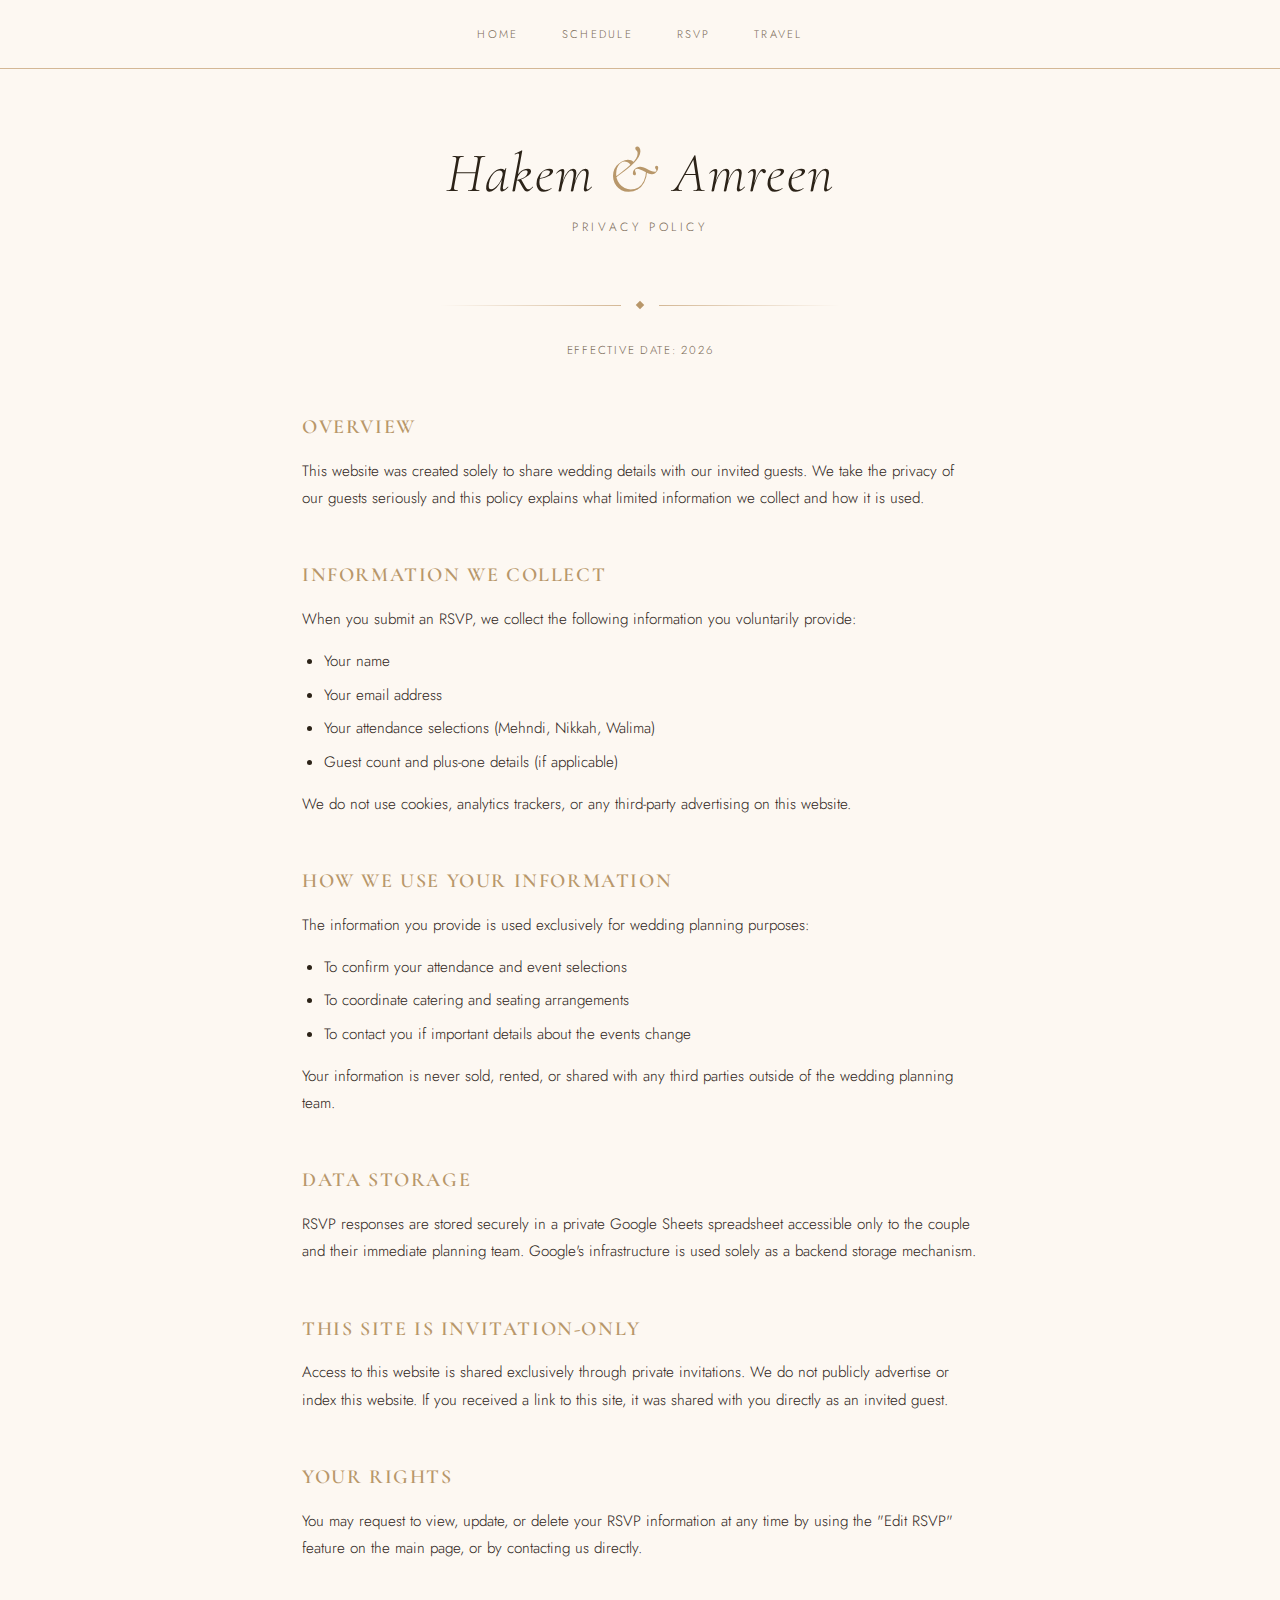
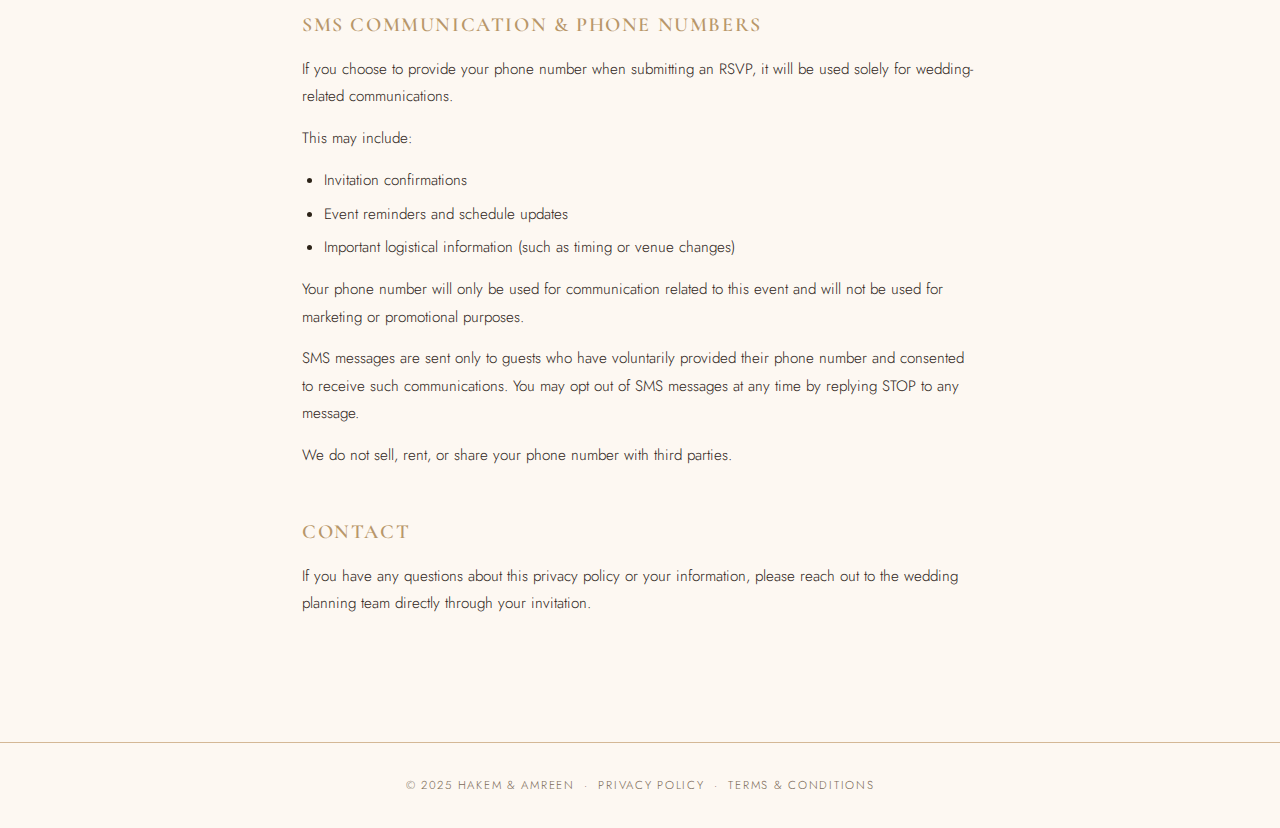
<file: privacy.html>
<!DOCTYPE html>
<html lang="en">
<head>
  <meta charset="UTF-8" />
  <meta name="viewport" content="width=device-width, initial-scale=1.0" />
  <title>Privacy Policy — Hakem & Amreen</title>
  <link rel="preconnect" href="https://fonts.googleapis.com">
  <link href="https://fonts.googleapis.com/css2?family=Cormorant+Garamond:ital,wght@0,300;0,400;0,600;1,300;1,400&family=Jost:wght@300;400&display=swap" rel="stylesheet">
  <style>
    *, *::before, *::after { box-sizing: border-box; margin: 0; padding: 0; }

    :root {
      --cream: #fdf8f2;
      --gold: #b8976a;
      --gold-light: #d4b896;
      --dark: #2c2318;
      --muted: #7a6a57;
    }

    body {
      background-color: var(--cream);
      color: var(--dark);
      font-family: 'Jost', sans-serif;
      font-weight: 300;
      line-height: 1.8;
      min-height: 100vh;
    }

    /* ── Top Nav ── */
    nav {
      text-align: center;
      padding: 1.5rem 2rem;
      border-bottom: 1px solid var(--gold-light);
      letter-spacing: 0.2em;
      font-size: 0.7rem;
      text-transform: uppercase;
    }
    nav a {
      color: var(--muted);
      text-decoration: none;
      margin: 0 1.2rem;
      transition: color 0.2s;
    }
    nav a:hover { color: var(--gold); }

    /* ── Hero ── */
    .hero {
      text-align: center;
      padding: 4rem 2rem 2rem;
    }
    .couple {
      font-family: 'Cormorant Garamond', serif;
      font-style: italic;
      font-size: clamp(2.2rem, 5vw, 3.5rem);
      font-weight: 300;
      color: var(--dark);
      letter-spacing: 0.02em;
      line-height: 1.1;
    }
    .amp {
      color: var(--gold);
      font-size: 1.2em;
    }
    .page-title {
      font-family: 'Jost', sans-serif;
      font-weight: 300;
      font-size: 0.75rem;
      letter-spacing: 0.3em;
      text-transform: uppercase;
      color: var(--muted);
      margin-top: 0.6rem;
    }

    /* ── Divider ── */
    .divider {
      display: flex;
      align-items: center;
      justify-content: center;
      gap: 1rem;
      margin: 2rem auto;
      max-width: 400px;
    }
    .divider::before, .divider::after {
      content: '';
      flex: 1;
      height: 1px;
      background: linear-gradient(to right, transparent, var(--gold-light));
    }
    .divider::after {
      background: linear-gradient(to left, transparent, var(--gold-light));
    }
    .divider-diamond {
      width: 6px; height: 6px;
      background: var(--gold);
      transform: rotate(45deg);
      flex-shrink: 0;
    }

    /* ── Content ── */
    .content {
      max-width: 740px;
      margin: 0 auto;
      padding: 0 2rem 5rem;
    }

    .effective {
      text-align: center;
      font-size: 0.72rem;
      letter-spacing: 0.15em;
      text-transform: uppercase;
      color: var(--muted);
      margin-bottom: 3rem;
    }

    section {
      margin-bottom: 2.8rem;
    }

    h2 {
      font-family: 'Cormorant Garamond', serif;
      font-size: 1.25rem;
      font-weight: 600;
      letter-spacing: 0.08em;
      text-transform: uppercase;
      color: var(--gold);
      margin-bottom: 0.8rem;
    }

    p {
      font-size: 0.95rem;
      color: var(--dark);
      margin-bottom: 0.9rem;
    }

    ul {
      padding-left: 1.4rem;
      margin-bottom: 0.9rem;
    }
    ul li {
      font-size: 0.95rem;
      margin-bottom: 0.4rem;
    }

    a { color: var(--gold); text-decoration: none; }
    a:hover { text-decoration: underline; }

    /* ── Footer ── */
    footer {
      text-align: center;
      padding: 2rem;
      border-top: 1px solid var(--gold-light);
      font-size: 0.72rem;
      letter-spacing: 0.15em;
      text-transform: uppercase;
      color: var(--muted);
    }
    footer a { color: var(--muted); }
    footer a:hover { color: var(--gold); }
  </style>
</head>
<body>

  <nav>
    <a href="index.html">Home</a>
    <a href="index.html#schedule">Schedule</a>
    <a href="index.html#rsvp">RSVP</a>
    <a href="index.html#travel">Travel</a>
  </nav>

  <div class="hero">
    <div class="couple">Hakem <span class="amp">&</span> Amreen</div>
    <div class="page-title">Privacy Policy</div>
  </div>

  <div class="divider"><div class="divider-diamond"></div></div>

  <div class="content">
    <p class="effective">Effective Date: 2026</p>

    <section>
      <h2>Overview</h2>
      <p>This website was created solely to share wedding details with our invited guests. We take the privacy of our guests seriously and this policy explains what limited information we collect and how it is used.</p>
    </section>

    <section>
      <h2>Information We Collect</h2>
      <p>When you submit an RSVP, we collect the following information you voluntarily provide:</p>
      <ul>
        <li>Your name</li>
        <li>Your email address</li>
        <li>Your attendance selections (Mehndi, Nikkah, Walima)</li>
        <li>Guest count and plus-one details (if applicable)</li>
      </ul>
      <p>We do not use cookies, analytics trackers, or any third-party advertising on this website.</p>
    </section>

    <section>
      <h2>How We Use Your Information</h2>
      <p>The information you provide is used exclusively for wedding planning purposes:</p>
      <ul>
        <li>To confirm your attendance and event selections</li>
        <li>To coordinate catering and seating arrangements</li>
        <li>To contact you if important details about the events change</li>
      </ul>
      <p>Your information is never sold, rented, or shared with any third parties outside of the wedding planning team.</p>
    </section>

    <section>
      <h2>Data Storage</h2>
      <p>RSVP responses are stored securely in a private Google Sheets spreadsheet accessible only to the couple and their immediate planning team. Google's infrastructure is used solely as a backend storage mechanism.</p>
    </section>

    <section>
      <h2>This Site Is Invitation-Only</h2>
      <p>Access to this website is shared exclusively through private invitations. We do not publicly advertise or index this website. If you received a link to this site, it was shared with you directly as an invited guest.</p>
    </section>

    <section>
      <h2>Your Rights</h2>
      <p>You may request to view, update, or delete your RSVP information at any time by using the "Edit RSVP" feature on the main page, or by contacting us directly.</p>
    </section>
    
    <section>
      <h2>SMS Communication & Phone Numbers</h2>
      <p>If you choose to provide your phone number when submitting an RSVP, it will be used solely for wedding-related communications.</p>
    
      <p>This may include:</p>
      <ul>
        <li>Invitation confirmations</li>
        <li>Event reminders and schedule updates</li>
        <li>Important logistical information (such as timing or venue changes)</li>
      </ul>
    
      <p>Your phone number will only be used for communication related to this event and will not be used for marketing or promotional purposes.</p>
    
      <p>SMS messages are sent only to guests who have voluntarily provided their phone number and consented to receive such communications. You may opt out of SMS messages at any time by replying STOP to any message.</p>
    
      <p>We do not sell, rent, or share your phone number with third parties.</p>
    </section>
    
    <section>
      <h2>Contact</h2>
      <p>If you have any questions about this privacy policy or your information, please reach out to the wedding planning team directly through your invitation.</p>
    </section>
  </div>

  <footer>
    &copy; 2025 Hakem & Amreen &nbsp;·&nbsp;
    <a href="privacy.html">Privacy Policy</a> &nbsp;·&nbsp;
    <a href="terms.html">Terms & Conditions</a>
  </footer>

</body>
</html>
</file>
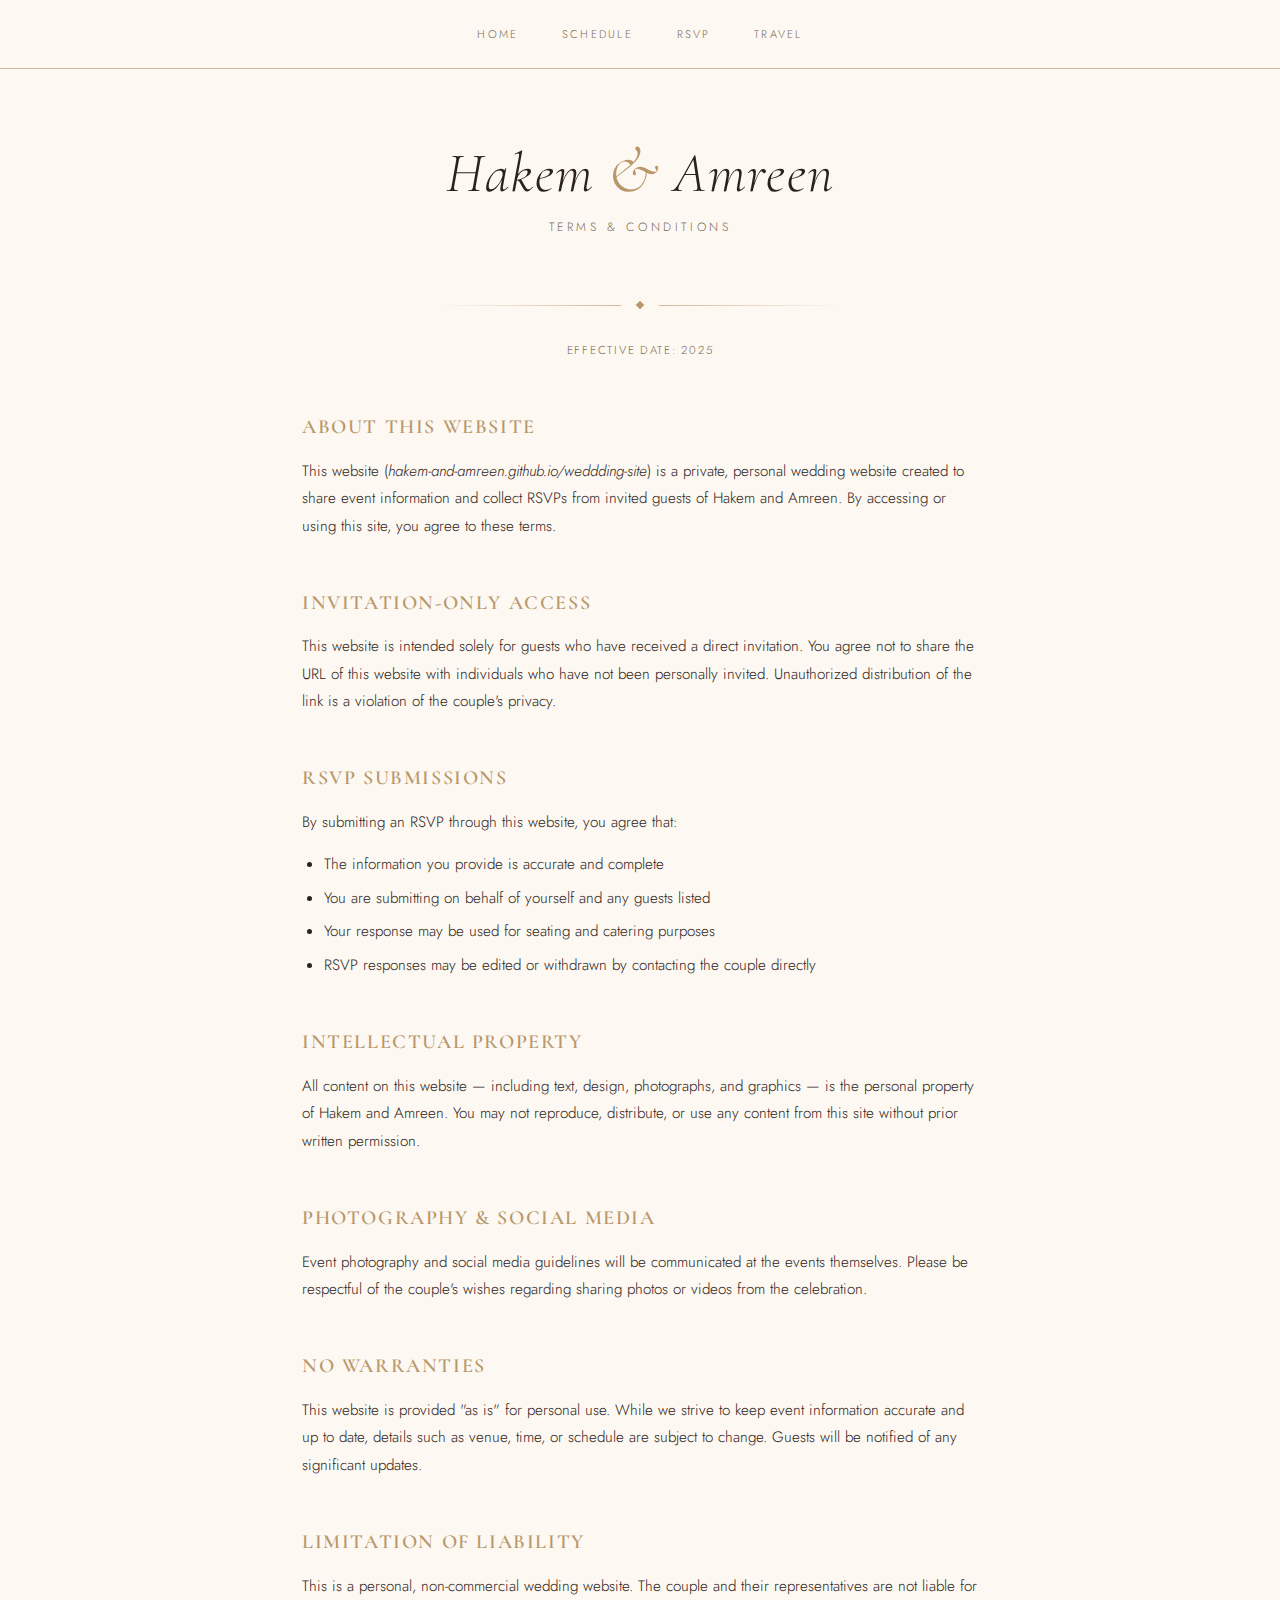
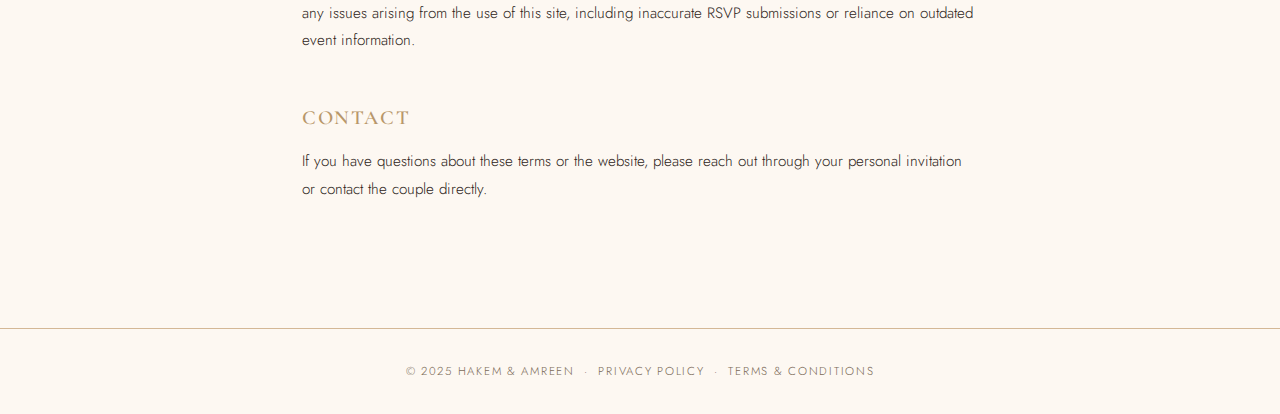
<file: terms.html>
<!DOCTYPE html>
<html lang="en">
<head>
  <meta charset="UTF-8" />
  <meta name="viewport" content="width=device-width, initial-scale=1.0" />
  <title>Terms &amp; Conditions — Hakem & Amreen</title>
  <link rel="preconnect" href="https://fonts.googleapis.com">
  <link href="https://fonts.googleapis.com/css2?family=Cormorant+Garamond:ital,wght@0,300;0,400;0,600;1,300;1,400&family=Jost:wght@300;400&display=swap" rel="stylesheet">
  <style>
    *, *::before, *::after { box-sizing: border-box; margin: 0; padding: 0; }

    :root {
      --cream: #fdf8f2;
      --gold: #b8976a;
      --gold-light: #d4b896;
      --dark: #2c2318;
      --muted: #7a6a57;
    }

    body {
      background-color: var(--cream);
      color: var(--dark);
      font-family: 'Jost', sans-serif;
      font-weight: 300;
      line-height: 1.8;
      min-height: 100vh;
    }

    nav {
      text-align: center;
      padding: 1.5rem 2rem;
      border-bottom: 1px solid var(--gold-light);
      letter-spacing: 0.2em;
      font-size: 0.7rem;
      text-transform: uppercase;
    }
    nav a {
      color: var(--muted);
      text-decoration: none;
      margin: 0 1.2rem;
      transition: color 0.2s;
    }
    nav a:hover { color: var(--gold); }

    .hero {
      text-align: center;
      padding: 4rem 2rem 2rem;
    }
    .couple {
      font-family: 'Cormorant Garamond', serif;
      font-style: italic;
      font-size: clamp(2.2rem, 5vw, 3.5rem);
      font-weight: 300;
      color: var(--dark);
      letter-spacing: 0.02em;
      line-height: 1.1;
    }
    .amp { color: var(--gold); font-size: 1.2em; }
    .page-title {
      font-family: 'Jost', sans-serif;
      font-weight: 300;
      font-size: 0.75rem;
      letter-spacing: 0.3em;
      text-transform: uppercase;
      color: var(--muted);
      margin-top: 0.6rem;
    }

    .divider {
      display: flex;
      align-items: center;
      justify-content: center;
      gap: 1rem;
      margin: 2rem auto;
      max-width: 400px;
    }
    .divider::before, .divider::after {
      content: '';
      flex: 1;
      height: 1px;
      background: linear-gradient(to right, transparent, var(--gold-light));
    }
    .divider::after {
      background: linear-gradient(to left, transparent, var(--gold-light));
    }
    .divider-diamond {
      width: 6px; height: 6px;
      background: var(--gold);
      transform: rotate(45deg);
      flex-shrink: 0;
    }

    .content {
      max-width: 740px;
      margin: 0 auto;
      padding: 0 2rem 5rem;
    }

    .effective {
      text-align: center;
      font-size: 0.72rem;
      letter-spacing: 0.15em;
      text-transform: uppercase;
      color: var(--muted);
      margin-bottom: 3rem;
    }

    section { margin-bottom: 2.8rem; }

    h2 {
      font-family: 'Cormorant Garamond', serif;
      font-size: 1.25rem;
      font-weight: 600;
      letter-spacing: 0.08em;
      text-transform: uppercase;
      color: var(--gold);
      margin-bottom: 0.8rem;
    }

    p {
      font-size: 0.95rem;
      color: var(--dark);
      margin-bottom: 0.9rem;
    }

    ul {
      padding-left: 1.4rem;
      margin-bottom: 0.9rem;
    }
    ul li {
      font-size: 0.95rem;
      margin-bottom: 0.4rem;
    }

    a { color: var(--gold); text-decoration: none; }
    a:hover { text-decoration: underline; }

    footer {
      text-align: center;
      padding: 2rem;
      border-top: 1px solid var(--gold-light);
      font-size: 0.72rem;
      letter-spacing: 0.15em;
      text-transform: uppercase;
      color: var(--muted);
    }
    footer a { color: var(--muted); }
    footer a:hover { color: var(--gold); }
  </style>
</head>
<body>

  <nav>
    <a href="index.html">Home</a>
    <a href="index.html#schedule">Schedule</a>
    <a href="index.html#rsvp">RSVP</a>
    <a href="index.html#travel">Travel</a>
  </nav>

  <div class="hero">
    <div class="couple">Hakem <span class="amp">&</span> Amreen</div>
    <div class="page-title">Terms &amp; Conditions</div>
  </div>

  <div class="divider"><div class="divider-diamond"></div></div>

  <div class="content">
    <p class="effective">Effective Date: 2025</p>

    <section>
      <h2>About This Website</h2>
      <p>This website (<em>hakem-and-amreen.github.io/weddding-site</em>) is a private, personal wedding website created to share event information and collect RSVPs from invited guests of Hakem and Amreen. By accessing or using this site, you agree to these terms.</p>
    </section>

    <section>
      <h2>Invitation-Only Access</h2>
      <p>This website is intended solely for guests who have received a direct invitation. You agree not to share the URL of this website with individuals who have not been personally invited. Unauthorized distribution of the link is a violation of the couple's privacy.</p>
    </section>

    <section>
      <h2>RSVP Submissions</h2>
      <p>By submitting an RSVP through this website, you agree that:</p>
      <ul>
        <li>The information you provide is accurate and complete</li>
        <li>You are submitting on behalf of yourself and any guests listed</li>
        <li>Your response may be used for seating and catering purposes</li>
        <li>RSVP responses may be edited or withdrawn by contacting the couple directly</li>
      </ul>
    </section>

    <section>
      <h2>Intellectual Property</h2>
      <p>All content on this website — including text, design, photographs, and graphics — is the personal property of Hakem and Amreen. You may not reproduce, distribute, or use any content from this site without prior written permission.</p>
    </section>

    <section>
      <h2>Photography & Social Media</h2>
      <p>Event photography and social media guidelines will be communicated at the events themselves. Please be respectful of the couple's wishes regarding sharing photos or videos from the celebration.</p>
    </section>

    <section>
      <h2>No Warranties</h2>
      <p>This website is provided "as is" for personal use. While we strive to keep event information accurate and up to date, details such as venue, time, or schedule are subject to change. Guests will be notified of any significant updates.</p>
    </section>

    <section>
      <h2>Limitation of Liability</h2>
      <p>This is a personal, non-commercial wedding website. The couple and their representatives are not liable for any issues arising from the use of this site, including inaccurate RSVP submissions or reliance on outdated event information.</p>
    </section>

    <section>
      <h2>Contact</h2>
      <p>If you have questions about these terms or the website, please reach out through your personal invitation or contact the couple directly.</p>
    </section>
  </div>

  <footer>
    &copy; 2025 Hakem & Amreen &nbsp;·&nbsp;
    <a href="privacy.html">Privacy Policy</a> &nbsp;·&nbsp;
    <a href="terms.html">Terms & Conditions</a>
  </footer>

</body>
</html>
</file>
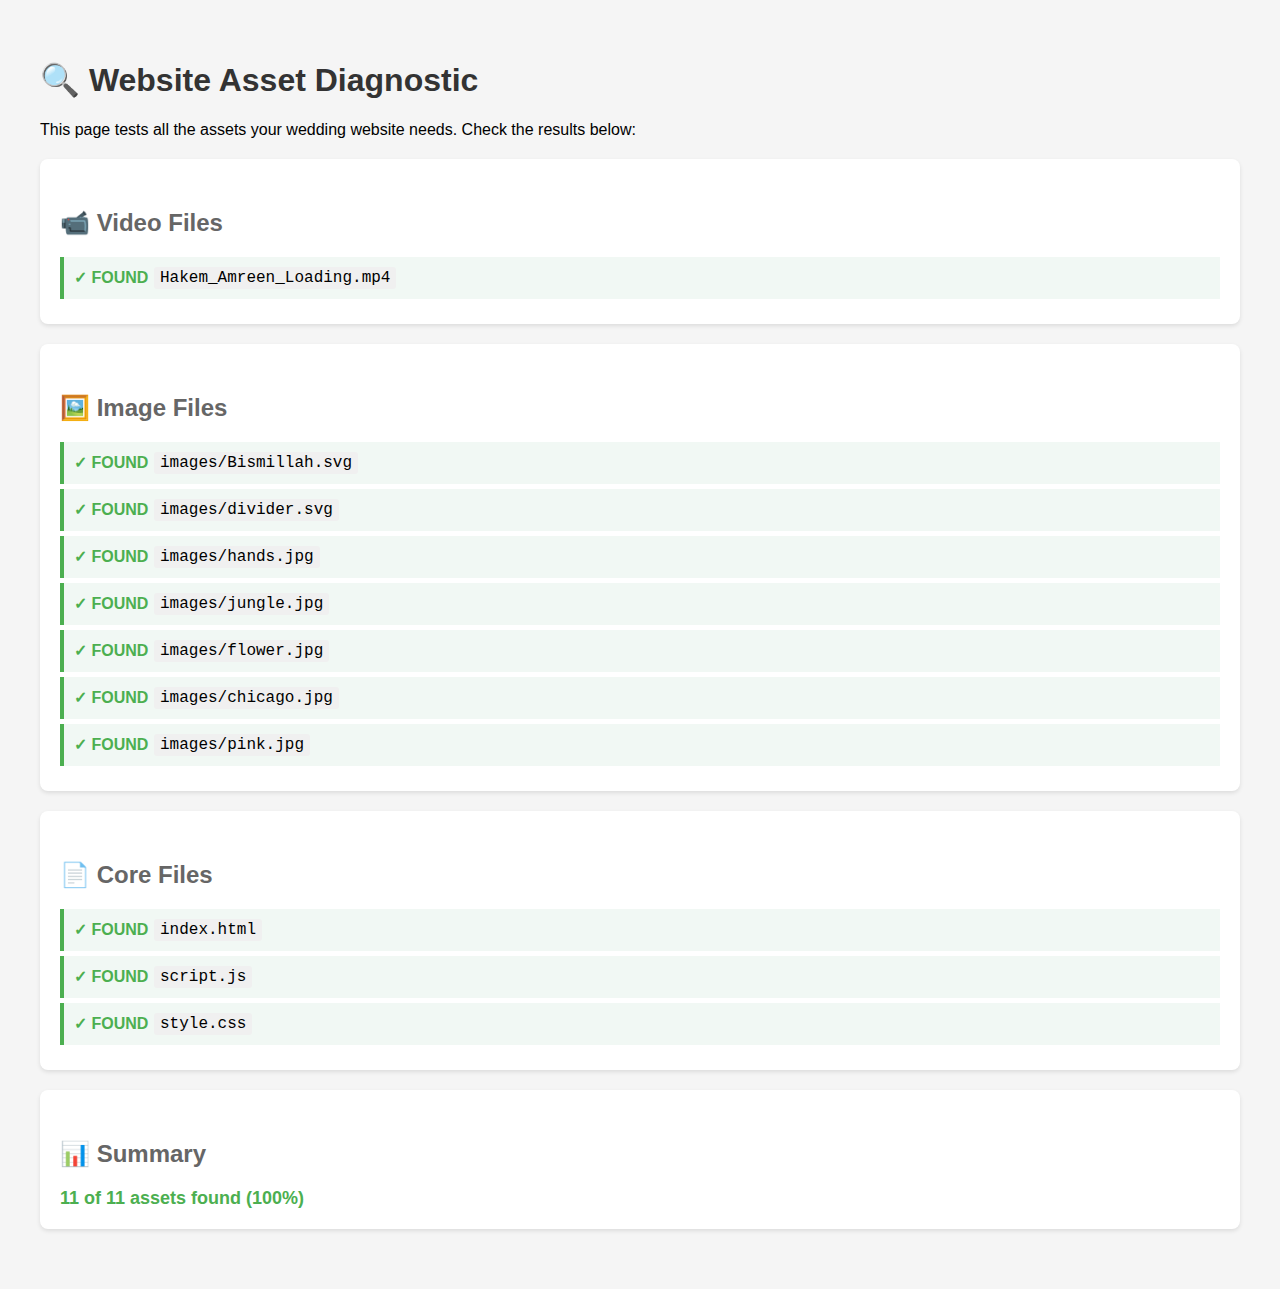
<file: test-assets.html>
<!DOCTYPE html>
<html lang="en">
<head>
    <meta charset="UTF-8">
    <meta name="viewport" content="width=device-width, initial-scale=1.0">
    <title>Asset Diagnostic Test</title>
    <style>
        body {
            font-family: Arial, sans-serif;
            max-width: 1200px;
            margin: 20px auto;
            padding: 20px;
            background: #f5f5f5;
        }
        .test-section {
            background: white;
            padding: 20px;
            margin: 20px 0;
            border-radius: 8px;
            box-shadow: 0 2px 4px rgba(0,0,0,0.1);
        }
        .test-item {
            display: flex;
            align-items: center;
            padding: 10px;
            margin: 5px 0;
            border-left: 4px solid #ccc;
        }
        .test-item.success {
            border-left-color: #4CAF50;
            background: #f1f8f4;
        }
        .test-item.error {
            border-left-color: #f44336;
            background: #fef1f0;
        }
        .status {
            display: inline-block;
            width: 80px;
            font-weight: bold;
        }
        .status.ok { color: #4CAF50; }
        .status.fail { color: #f44336; }
        h1 { color: #333; }
        h2 { color: #666; margin-top: 30px; }
        code {
            background: #f0f0f0;
            padding: 2px 6px;
            border-radius: 3px;
            font-family: 'Courier New', monospace;
        }
    </style>
</head>
<body>
    <h1>🔍 Website Asset Diagnostic</h1>
    <p>This page tests all the assets your wedding website needs. Check the results below:</p>

    <div class="test-section">
        <h2>📹 Video Files</h2>
        <div id="videoTests"></div>
    </div>

    <div class="test-section">
        <h2>🖼️ Image Files</h2>
        <div id="imageTests"></div>
    </div>

    <div class="test-section">
        <h2>📄 Core Files</h2>
        <div id="coreTests"></div>
    </div>

    <div class="test-section">
        <h2>📊 Summary</h2>
        <div id="summary" style="font-size: 18px; font-weight: bold;"></div>
    </div>

    <script>
        const assets = {
            videos: [
                'Hakem_Amreen_Loading.mp4'
            ],
            images: [
                'images/Bismillah.svg',
                'images/divider.svg',
                'images/hands.jpg',
                'images/jungle.jpg',
                'images/flower.jpg',
                'images/chicago.jpg',
                'images/pink.jpg'
            ],
            core: [
                'index.html',
                'script.js',
                'style.css'
            ]
        };

        let totalTests = 0;
        let passedTests = 0;

        function testAsset(path, container) {
            totalTests++;
            
            fetch(path, { method: 'HEAD' })
                .then(response => {
                    const div = document.createElement('div');
                    div.className = 'test-item';
                    
                    if (response.ok) {
                        div.classList.add('success');
                        div.innerHTML = `<span class="status ok">✓ FOUND</span> <code>${path}</code>`;
                        passedTests++;
                    } else {
                        div.classList.add('error');
                        div.innerHTML = `<span class="status fail">✗ MISSING</span> <code>${path}</code> (${response.status})`;
                    }
                    
                    container.appendChild(div);
                    updateSummary();
                })
                .catch(error => {
                    const div = document.createElement('div');
                    div.className = 'test-item error';
                    div.innerHTML = `<span class="status fail">✗ MISSING</span> <code>${path}</code> (Network Error)`;
                    container.appendChild(div);
                    updateSummary();
                });
        }

        function updateSummary() {
            const summary = document.getElementById('summary');
            const percentage = Math.round((passedTests / totalTests) * 100);
            const color = percentage === 100 ? '#4CAF50' : percentage > 50 ? '#FF9800' : '#f44336';
            
            summary.innerHTML = `
                <div style="color: ${color};">
                    ${passedTests} of ${totalTests} assets found (${percentage}%)
                </div>
                ${percentage < 100 ? '<p style="color: #666; font-size: 14px; margin-top: 10px;">Missing assets need to be uploaded to your GitHub repository.</p>' : ''}
            `;
        }

        // Run tests
        const videoContainer = document.getElementById('videoTests');
        const imageContainer = document.getElementById('imageTests');
        const coreContainer = document.getElementById('coreTests');

        assets.videos.forEach(path => testAsset(path, videoContainer));
        assets.images.forEach(path => testAsset(path, imageContainer));
        assets.core.forEach(path => testAsset(path, coreContainer));
    </script>
</body>
</html>
</file>
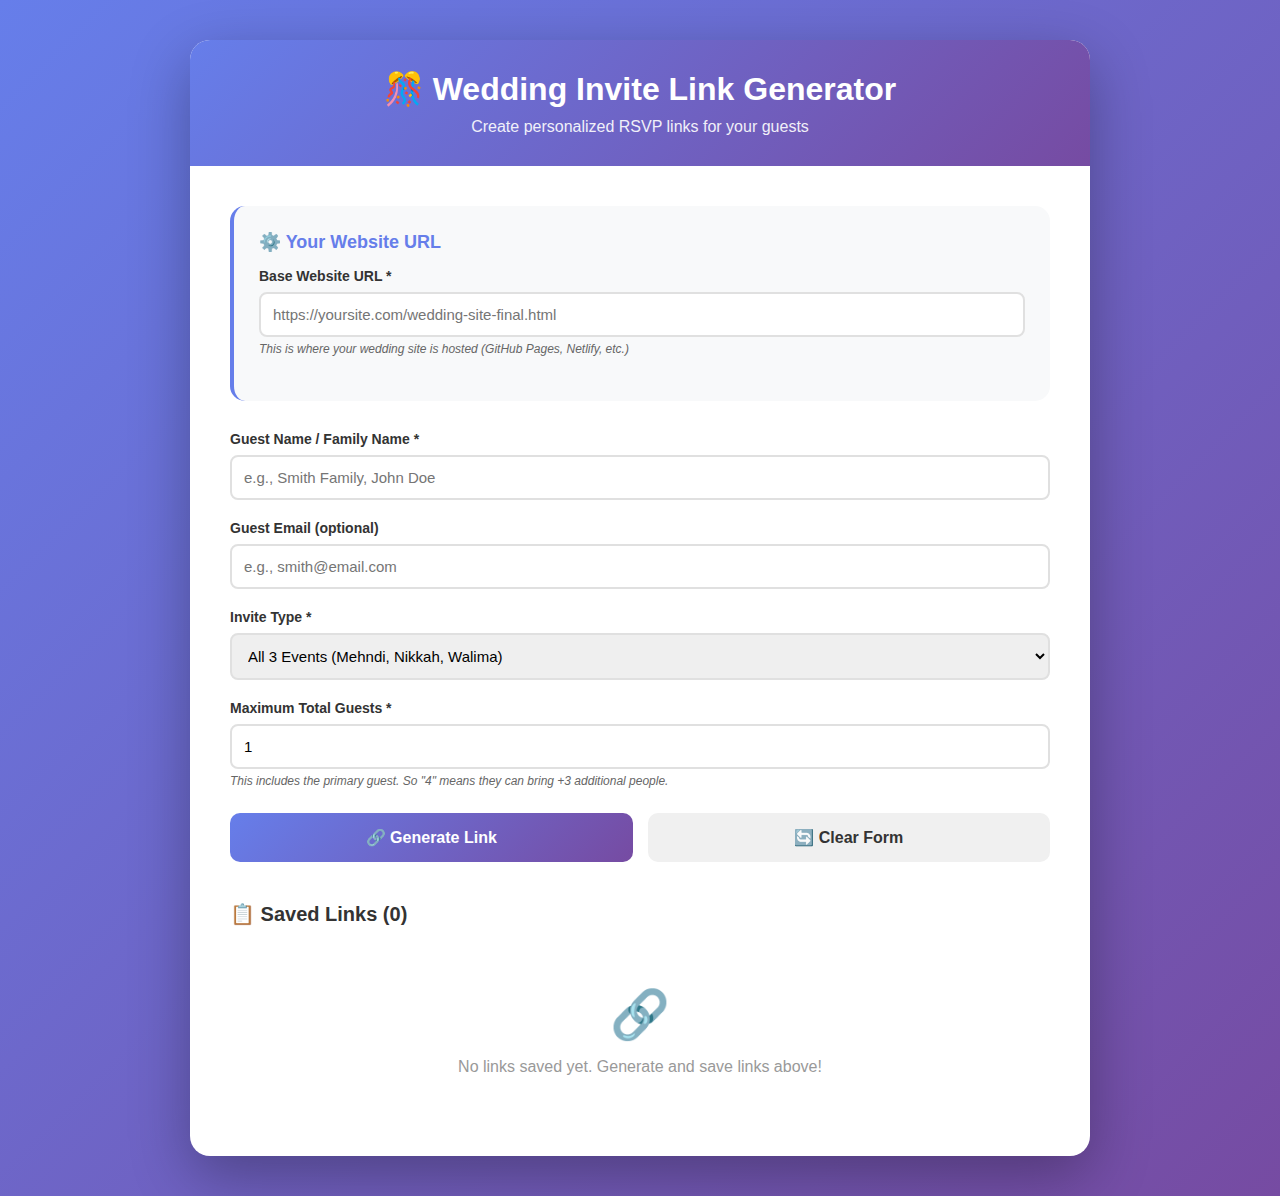
<file: Wedding Site/link-generator.html>
<!DOCTYPE html>
<html lang="en">
<head>
    <meta charset="UTF-8">
    <meta name="viewport" content="width=device-width, initial-scale=1.0">
    <title>Wedding Invite Link Generator</title>
    <style>
        * {
            margin: 0;
            padding: 0;
            box-sizing: border-box;
        }

        body {
            font-family: 'Segoe UI', Tahoma, Geneva, Verdana, sans-serif;
            background: linear-gradient(135deg, #667eea 0%, #764ba2 100%);
            min-height: 100vh;
            padding: 40px 20px;
        }

        .container {
            max-width: 900px;
            margin: 0 auto;
            background: white;
            border-radius: 20px;
            box-shadow: 0 20px 60px rgba(0,0,0,0.3);
            overflow: hidden;
        }

        .header {
            background: linear-gradient(135deg, #667eea 0%, #764ba2 100%);
            color: white;
            padding: 30px;
            text-align: center;
        }

        .header h1 {
            font-size: 32px;
            margin-bottom: 10px;
        }

        .header p {
            opacity: 0.9;
            font-size: 16px;
        }

        .content {
            padding: 40px;
        }

        .config-section {
            background: #f8f9fa;
            padding: 25px;
            border-radius: 15px;
            margin-bottom: 30px;
            border-left: 4px solid #667eea;
        }

        .config-section h3 {
            color: #667eea;
            margin-bottom: 15px;
            font-size: 18px;
        }

        .form-group {
            margin-bottom: 20px;
        }

        label {
            display: block;
            margin-bottom: 8px;
            color: #333;
            font-weight: 600;
            font-size: 14px;
        }

        input, select {
            width: 100%;
            padding: 12px;
            border: 2px solid #e0e0e0;
            border-radius: 8px;
            font-size: 15px;
            transition: border-color 0.3s;
        }

        input:focus, select:focus {
            outline: none;
            border-color: #667eea;
        }

        .input-hint {
            font-size: 12px;
            color: #666;
            margin-top: 5px;
            font-style: italic;
        }

        .button-group {
            display: flex;
            gap: 15px;
            margin-top: 25px;
        }

        .btn {
            flex: 1;
            padding: 15px;
            border: none;
            border-radius: 10px;
            font-size: 16px;
            font-weight: 600;
            cursor: pointer;
            transition: all 0.3s;
        }

        .btn-primary {
            background: linear-gradient(135deg, #667eea 0%, #764ba2 100%);
            color: white;
        }

        .btn-primary:hover {
            transform: translateY(-2px);
            box-shadow: 0 5px 20px rgba(102, 126, 234, 0.4);
        }

        .btn-secondary {
            background: #f0f0f0;
            color: #333;
        }

        .btn-secondary:hover {
            background: #e0e0e0;
        }

        .results-section {
            display: none;
            margin-top: 30px;
            padding: 25px;
            background: #f0fdf4;
            border-radius: 15px;
            border: 2px solid #86efac;
        }

        .results-section.show {
            display: block;
            animation: slideIn 0.3s ease;
        }

        @keyframes slideIn {
            from {
                opacity: 0;
                transform: translateY(20px);
            }
            to {
                opacity: 1;
                transform: translateY(0);
            }
        }

        .results-section h3 {
            color: #16a34a;
            margin-bottom: 15px;
        }

        .link-display {
            background: white;
            padding: 15px;
            border-radius: 8px;
            margin-bottom: 15px;
            word-break: break-all;
            font-family: 'Courier New', monospace;
            font-size: 14px;
            border: 2px solid #86efac;
            position: relative;
        }

        .copy-btn {
            position: absolute;
            top: 10px;
            right: 10px;
            padding: 8px 15px;
            background: #16a34a;
            color: white;
            border: none;
            border-radius: 6px;
            cursor: pointer;
            font-size: 12px;
            transition: background 0.3s;
        }

        .copy-btn:hover {
            background: #15803d;
        }

        .copy-btn.copied {
            background: #059669;
        }

        .link-info {
            background: white;
            padding: 15px;
            border-radius: 8px;
            margin-top: 15px;
        }

        .link-info-row {
            display: flex;
            justify-content: space-between;
            padding: 8px 0;
            border-bottom: 1px solid #e0e0e0;
        }

        .link-info-row:last-child {
            border-bottom: none;
        }

        .link-info-label {
            font-weight: 600;
            color: #666;
        }

        .link-info-value {
            color: #333;
        }

        .saved-links {
            margin-top: 40px;
        }

        .saved-links h3 {
            color: #333;
            margin-bottom: 20px;
            font-size: 20px;
        }

        .saved-link-item {
            background: #f8f9fa;
            padding: 20px;
            border-radius: 10px;
            margin-bottom: 15px;
            position: relative;
            border-left: 4px solid #667eea;
        }

        .saved-link-header {
            display: flex;
            justify-content: space-between;
            align-items: center;
            margin-bottom: 10px;
        }

        .saved-link-name {
            font-weight: 600;
            font-size: 16px;
            color: #333;
        }

        .saved-link-type {
            padding: 4px 12px;
            background: #667eea;
            color: white;
            border-radius: 20px;
            font-size: 12px;
        }

        .saved-link-url {
            font-family: 'Courier New', monospace;
            font-size: 13px;
            color: #666;
            word-break: break-all;
            margin-top: 10px;
            padding: 10px;
            background: white;
            border-radius: 5px;
        }

        .saved-link-actions {
            margin-top: 10px;
            display: flex;
            gap: 10px;
        }

        .action-btn {
            padding: 6px 12px;
            border: none;
            border-radius: 5px;
            cursor: pointer;
            font-size: 12px;
            transition: all 0.3s;
        }

        .action-btn-copy {
            background: #16a34a;
            color: white;
        }

        .action-btn-copy:hover {
            background: #15803d;
        }

        .action-btn-delete {
            background: #ef4444;
            color: white;
        }

        .action-btn-delete:hover {
            background: #dc2626;
        }

        .export-section {
            margin-top: 30px;
            text-align: center;
        }

        .export-btn {
            padding: 12px 30px;
            background: #16a34a;
            color: white;
            border: none;
            border-radius: 8px;
            cursor: pointer;
            font-size: 14px;
            font-weight: 600;
            transition: all 0.3s;
        }

        .export-btn:hover {
            background: #15803d;
            transform: translateY(-2px);
        }

        .empty-state {
            text-align: center;
            padding: 40px;
            color: #999;
        }

        .empty-state-icon {
            font-size: 48px;
            margin-bottom: 15px;
        }

        @media (max-width: 600px) {
            .content {
                padding: 20px;
            }

            .button-group {
                flex-direction: column;
            }

            .saved-link-header {
                flex-direction: column;
                align-items: flex-start;
                gap: 10px;
            }
        }
    </style>
</head>
<body>
    <div class="container">
        <div class="header">
            <h1>🎊 Wedding Invite Link Generator</h1>
            <p>Create personalized RSVP links for your guests</p>
        </div>

        <div class="content">
            <!-- Configuration Section -->
            <div class="config-section">
                <h3>⚙️ Your Website URL</h3>
                <div class="form-group">
                    <label>Base Website URL *</label>
                    <input type="text" id="baseUrl" placeholder="https://yoursite.com/wedding-site-final.html" value="">
                    <div class="input-hint">This is where your wedding site is hosted (GitHub Pages, Netlify, etc.)</div>
                </div>
            </div>

            <!-- Link Generator Form -->
            <div class="form-group">
                <label>Guest Name / Family Name *</label>
                <input type="text" id="guestName" placeholder="e.g., Smith Family, John Doe">
            </div>

            <div class="form-group">
                <label>Guest Email (optional)</label>
                <input type="email" id="guestEmail" placeholder="e.g., smith@email.com">
            </div>

            <div class="form-group">
                <label>Invite Type *</label>
                <select id="inviteType">
                    <option value="all">All 3 Events (Mehndi, Nikkah, Walima)</option>
                    <option value="mehndi-walima">Mehndi + Walima (No Nikkah)</option>
                    <option value="walima">Walima Only (Reception)</option>
                </select>
            </div>

            <div class="form-group">
                <label>Maximum Total Guests *</label>
                <input type="number" id="maxGuests" min="1" max="20" value="1" placeholder="e.g., 4">
                <div class="input-hint">This includes the primary guest. So "4" means they can bring +3 additional people.</div>
            </div>

            <div class="button-group">
                <button class="btn btn-primary" onclick="generateLink()">🔗 Generate Link</button>
                <button class="btn btn-secondary" onclick="clearForm()">🔄 Clear Form</button>
            </div>

            <!-- Results Section -->
            <div class="results-section" id="resultsSection">
                <h3>✅ Link Generated Successfully!</h3>
                <div class="link-display" id="linkDisplay">
                    <button class="copy-btn" onclick="copyLink()">📋 Copy</button>
                    <span id="generatedLink"></span>
                </div>
                <div class="link-info">
                    <div class="link-info-row">
                        <span class="link-info-label">Guest Name:</span>
                        <span class="link-info-value" id="infoGuestName"></span>
                    </div>
                    <div class="link-info-row">
                        <span class="link-info-label">Invite Type:</span>
                        <span class="link-info-value" id="infoInviteType"></span>
                    </div>
                    <div class="link-info-row">
                        <span class="link-info-label">Max Guests:</span>
                        <span class="link-info-value" id="infoMaxGuests"></span>
                    </div>
                    <div class="link-info-row">
                        <span class="link-info-label">Unique ID:</span>
                        <span class="link-info-value" id="infoUniqueId"></span>
                    </div>
                </div>
                <div class="button-group" style="margin-top: 20px;">
                    <button class="btn btn-primary" onclick="saveLink()">💾 Save to List</button>
                </div>
            </div>

            <!-- Saved Links Section -->
            <div class="saved-links" id="savedLinksSection">
                <h3>📋 Saved Links (<span id="savedCount">0</span>)</h3>
                <div id="savedLinksList">
                    <div class="empty-state">
                        <div class="empty-state-icon">🔗</div>
                        <p>No links saved yet. Generate and save links above!</p>
                    </div>
                </div>
                <div class="export-section" id="exportSection" style="display: none;">
                    <button class="export-btn" onclick="exportToCSV()">📊 Export All to CSV</button>
                </div>
            </div>
        </div>
    </div>

    <script>
      
    </script>
</body>
</html>
</file>
<file: style.css>
* {
    margin: 0;
    padding: 0;
    box-sizing: border-box;
}

body {
    font-family: 'Garamond', 'Georgia', serif;
    background: #f9f6f0;
    overflow-x: hidden;
}


/* ==================== LANDING PAGE ==================== */
.landing-page {
    position: fixed;
    top: 0;
    left: 0;
    width: 100%;
    height: 100vh;
    z-index: 10000;
    display: flex;
    align-items: center;
    justify-content: center;
    background: #ffffff;
    transition: opacity .3s ease;
}

.landing-page.hidden {
    opacity: 0;
    pointer-events: none;
}

.curtain-container {
    position: relative;
    width: 100%;
    height: 100vh;
    display: flex;
    align-items: center;
    justify-content: center;
    overflow: hidden;
    background: #000;
}

.curtain-video {
    position: absolute;
    top: 50%;
    left: 50%;
    transform: translate(-50%, -50%);
    width: 100%;
    height: 100%;
    object-fit: cover;
    z-index: 1;
}



.sms-optin-wrapper {
    margin: 16px 0 20px 0;
}

.sms-optin-label {
    display: flex;
    align-items: flex-start;
    gap: 10px;
    cursor: pointer;
}

.sms-optin-label input[type="checkbox"] {
    margin-top: 3px;
    width: 18px;
    height: 18px;
    flex-shrink: 0;
    accent-color: #8b6f5e;
}

.sms-optin-text {
    font-size: 0.78rem;
    color: #888;
    line-height: 1.5;
}




/* ====== LANDING CONTENT ==================== */
.landing-content {
    position: absolute;
    top: 41%;
    left: 50%;
    transform: translate(-50%, -50%);
    z-index: 3;
    width: 90%;
    max-width: 800px;
    display: flex;
    flex-direction: column;
    align-items: center;
    justify-content: center;
    text-align: center;
    gap: 18px;
    text-shadow: 4px 4px 12px rgba(0,0,0,1),
        0 0 30px rgba(0,0,0,0.7),
        0 0 50px rgba(0,0,0,0.7),
        2px 2px 4px rgba(0,0,0,1);
    transition: opacity 1s ease-out;
}
.bismillah-svg img {
    width: 500px;
    max-width: 100%;
    height: auto;
    filter: brightness(0) invert(1) drop-shadow(2px 2px 6px rgba(0,0,0,0.9));
}
.landing-content .invitation-text {
    color: #ffffff;
    font-family: 'Tangerine', cursive;
    font-size: 64px;
    font-weight: 700;
    margin-bottom: 5px;
    letter-spacing: 2px;
    line-height: 1.3;
    text-shadow:
        -1px -1px 0 rgba(0,0,0,0.8),
        1px -1px 0 rgba(0,0,0,0.8),
        -1px 1px 0 rgba(0,0,0,0.8),
        1px 1px 0 rgba(0,0,0,0.8);
    -webkit-font-smoothing: antialiased;
    -moz-osx-font-smoothing: grayscale;
}
/* Names */
.landing-content h1 {
    font-size: clamp(80px, 14vw, 120px);
    color: #ffffff;
    font-weight: 700;
    font-family: 'Tangerine', cursive;
    letter-spacing: clamp(3px, 1.5vw, 8px);
    line-height: 1.1;
}
.landing-content p.couple-names {
    color: #ffffff;
    font-size: 56px;
    font-family: 'Tangerine', cursive;
    font-weight: 700;
}
.rsvp-button {
    display: inline-block;
    font-family: 'Tangerine', cursive;
    font-weight: 700;
    padding: clamp(12px, 3vw, 16px) clamp(32px, 8vw, 48px);
    font-size: clamp(26px, 4vw, 34px);
    letter-spacing: 2px;
    background: linear-gradient(
        135deg,
        rgba(255, 255, 255, 0.95),
        rgba(212, 165, 116, 0.6)
    );
    color: #2c2c2c;
    border: 1.5px solid rgba(212, 165, 116, 0.6);
    border-radius: 50px;
    cursor: pointer;
    transition: all 0.35s ease;
    text-decoration: none;
    box-shadow: 0 6px 25px rgba(0, 0, 0, 0.5);
    margin-top: 25px;
    animation: pulse-grow 2.5s ease-in-out infinite;
}
.rsvp-button:hover {
    animation: none;
    transform: scale(1.05) translateY(-3px);
    background: linear-gradient(135deg, rgba(212, 165, 116, 0.95), rgba(184, 134, 80, 0.95));
    color: white;
    box-shadow: 0 6px 20px rgba(212, 165, 116, 0.6);
}
@keyframes pulse-grow {
    0%   { transform: scale(1);   background: linear-gradient(135deg, rgba(255,255,255,0.95), rgba(212,165,116,0.6));  color: #2c2c2c; box-shadow: 0 6px 25px rgba(0,0,0,0.5); }
    50%  { transform: scale(1.1); background: linear-gradient(135deg, rgba(212,165,116,0.85), rgba(184,134,80,0.85));  color: white;   box-shadow: 0 8px 28px rgba(212,165,116,0.55); }
    100% { transform: scale(1);   background: linear-gradient(135deg, rgba(255,255,255,0.95), rgba(212,165,116,0.6));  color: #2c2c2c; box-shadow: 0 6px 25px rgba(0,0,0,0.5); }
}
.bismillah-svg,
.invitation-text,
.couple-names,
.rsvp-button {
    transition: opacity 0.3s ease-out;
}


/* ==================== LANDING CONTENT ==================== */


/* 
.landing-content {
    position: absolute;
    top: 41%;
    left: 50%;
    transform: translate(-50%, -50%);
    z-index: 3;
    width: 90%;
    max-width: 800px;
    display: flex;
    flex-direction: column;
    align-items: center;
    justify-content: center;
    text-align: center;
    gap: 18px;
    text-shadow: 4px 4px 12px rgba(0,0,0,1),
        0 0 30px rgba(0,0,0,0.7),
        0 0 50px rgba(0,0,0,0.7),
        2px 2px 4px rgba(0,0,0,1);
    transition: opacity 1s ease-out;
}

.bismillah-svg img {
    width: 500px;
    max-width: 100%;
    height: auto;
    filter: brightness(0) invert(1) drop-shadow(2px 2px 6px rgba(0,0,0,0.9));
}

.landing-content .invitation-text {
    color: #ffffff;
    font-family: 'Playfair Display', serif;
    font-size: 40px;
    font-weight: 300;
    margin-bottom: 5px;
    letter-spacing: 2px;
    text-transform: uppercase;
    line-height: 1.3;
    text-shadow:
        -1px -1px 0 rgba(0,0,0,0.8),
        1px -1px 0 rgba(0,0,0,0.8),
        -1px 1px 0 rgba(0,0,0,0.8),
        1px 1px 0 rgba(0,0,0,0.8);
    -webkit-font-smoothing: antialiased;
    -moz-osx-font-smoothing: grayscale;
}

/* Names */
.landing-content h1 {
    font-size: clamp(45px, 8vw, 64px);
    color: #ffffff;
    font-weight: 300;
    font-family: 'Playfair Display', serif;
    letter-spacing: clamp(3px, 1.5vw, 8px);
    text-transform: uppercase;
    line-height: 1.1;
}

.landing-content p.couple-names {
    color: #ffffff;
    font-size: 30px;
    font-family: 'Playfair Display', serif;
    font-style: italic;
}


.rsvp-button {
    display: inline-block;
    font-family: 'Montserrat', sans-serif;
    padding: clamp(12px, 3vw, 16px) clamp(32px, 8vw, 48px);
    font-size: clamp(14px, 3vw, 16px);
    letter-spacing: 3px;
    background: linear-gradient(
        135deg,
        rgba(255, 255, 255, 0.95),
        rgba(212, 165, 116, 0.6)
    );
    color: #2c2c2c;
    border: 1.5px solid rgba(212, 165, 116, 0.6);
    border-radius: 50px;
    cursor: pointer;
    transition: all 0.35s ease;
    text-decoration: none;
    box-shadow: 0 6px 25px rgba(0, 0, 0, 0.5);
    margin-top: 25px;
    animation: pulse-grow 2s ease-in-out infinite;
}

.rsvp-button:hover {
    animation: none;
    transform: scale(1.05) translateY(-3px);
    background: linear-gradient(135deg, rgba(212, 165, 116, 0.95), rgba(184, 134, 80, 0.95));
    color: white;
    box-shadow: 0 6px 20px rgba(212, 165, 116, 0.6);
}

@keyframes pulse-grow {
    0%   { transform: scale(1);    background: linear-gradient(135deg, rgba(255,255,255,0.95), rgba(212,165,116,0.6));  color: #2c2c2c; box-shadow: 0 6px 25px rgba(0,0,0,0.5); }
    50%  { transform: scale(1.18); background: linear-gradient(135deg, rgba(212,165,116,0.95), rgba(184,134,80,0.95));  color: white;   box-shadow: 0 10px 35px rgba(212,165,116,0.7); }
    100% { transform: scale(1);    background: linear-gradient(135deg, rgba(255,255,255,0.95), rgba(212,165,116,0.6));  color: #2c2c2c; box-shadow: 0 6px 25px rgba(0,0,0,0.5); }
}

.bismillah-svg,
.invitation-text,
.couple-names,
.rsvp-button {
    transition: opacity 0.3s ease-out;
} */

/* White overlay */
.white-overlay {
    position: fixed;
    top: 0;
    left: 0;
    width: 100%;
    height: 100vh;
    background: #ffffff;
    z-index: 20000;
    opacity: 0;
    pointer-events: none;
    transition: opacity .5s ease-in-out;
}

.white-overlay.active {
    opacity: 1;
}


/* ==================== MAIN SITE ==================== */
.main-site {
    opacity: 0;
    visibility: hidden;
    transition: opacity 1s ease 0.5s, visibility 0s 1.5s;
}

.main-site.visible {
    opacity: 1;
    visibility: visible;
    transition: opacity 1s ease 0.5s, visibility 0s 0s;
}

/* ==================== NAVIGATION ==================== */
.top-bar {
    background: white;
    border-bottom: 3px solid #d4a574;
    padding: 20px 0;
    position: sticky;
    top: 0;
    z-index: 1000;
    box-shadow: 0 2px 10px rgba(0,0,0,0.1);
}

.nav-container {
    max-width: 1200px;
    margin: 0 auto;
    display: flex;
    justify-content: space-between;
    align-items: center;
    padding: 0 40px;
}

.site-title {
    font-size: 32px;
    color: #2c2c2c;
    letter-spacing: 4px;
    font-weight: 300;
}

.nav-menu {
    display: flex;
    gap: 40px;
    list-style: none;
}

.nav-menu a {
    text-decoration: none;
    color: #2c2c2c;
    font-size: 16px;
    letter-spacing: 1px;
    transition: color 0.3s;
    position: relative;
}

.nav-menu a::after {
    content: '';
    position: absolute;
    bottom: -5px;
    left: 0;
    width: 0;
    height: 2px;
    background: #d4a574;
    transition: width 0.3s;
}

.nav-menu a:hover {
    color: #d4a574;
}

.nav-menu a:hover::after {
    width: 100%;
}

.nav-menu a.active {
    color: #d4a574;
    font-weight: 600;
}

/* Hamburger Menu — hidden on desktop */
.hamburger {
    display: none;
    flex-direction: column;
    cursor: pointer;
    gap: 5px;
}

.hamburger span {
    width: 25px;
    height: 3px;
    background: #2c2c2c;
    transition: all 0.3s;
    border-radius: 2px;
}

.hamburger.active span:nth-child(1) {
    transform: rotate(45deg) translate(8px, 8px);
}

.hamburger.active span:nth-child(2) {
    opacity: 0;
}

.hamburger.active span:nth-child(3) {
    transform: rotate(-45deg) translate(7px, -7px);
}


/* ==================== Pop up ==================== */

.popup-overlay {
    position: fixed;
    top: 0;
    left: 0;
    width: 100%;
    height: 100%;
    background: rgba(0, 0, 0, 0.7);
    display: flex;
    align-items: center;
    justify-content: center;
    z-index: 9999;
    backdrop-filter: blur(5px);
}

.popup-container {
    background: white;
    padding: 50px 40px;
    border-radius: 20px;
    box-shadow: 0 10px 50px rgba(0, 0, 0, 0.3);
    text-align: center;
    max-width: 500px;
    width: 90%;
    animation: popIn 0.3s ease-out;
}

@keyframes popIn {
    from { transform: scale(0.8); opacity: 0; }
    to { transform: scale(1); opacity: 1; }
}

.popup-message {
    font-size: 24px;
    color: #2c2c2c;
    line-height: 1.6;
    margin-bottom: 30px;
}

.popup-close-btn {
    background: linear-gradient(135deg, #d4a574 0%, #b8935f 100%);
    color: white;
    border: none;
    padding: 15px 40px;
    border-radius: 50px;
    font-size: 16px;
    cursor: pointer;
    letter-spacing: 1px;
    transition: all 0.3s;
}

.popup-close-btn:hover {
    transform: translateY(-3px);
    box-shadow: 0 6px 20px rgba(212, 165, 116, 0.5);
}


/* ==================== HERO SECTION ==================== */
.hero-section {
    position: relative;
    height: 70vh;
    display: flex;
    align-items: center;
    justify-content: center;
    overflow: hidden;
}

.slideshow {
    position: absolute;
    top: 0;
    left: 0;
    width: 100%;
    height: 100%;
    z-index: 1;
}

.slide {
    position: absolute;
    top: 0;
    left: 0;
    width: 100%;
    height: 100%;
    background-size: cover;
    background-position: center;
    opacity: 0;
    transition: opacity 1.5s ease-in-out;
}

.slide.active {
    opacity: 1;
}

.hero-names {
    padding: 40px 60px;
    text-align: center;
    position: relative;
    margin-bottom: 60px;
    margin-left: 0;
    margin-right: 0;
    border-radius: 0;
    width: 100%;
    max-width: 100%;
    z-index: 2;
    align-self: flex-end;
}


.hero-names h2 {
    font-family: 'Great Vibes', cursive;
    font-size: clamp(52px, 9vw, 96px);
    color: #ffffff;
    font-weight: 400;
    letter-spacing: 2px;
    margin-bottom: 0;
    line-height: 1.1;
    text-shadow:
        2px 2px 8px rgba(0,0,0,0.6),
        0 0 30px rgba(0,0,0,0.6);
}

.hero-names .and {
    font-family: 'Great Vibes', cursive;
    font-size: clamp(36px, 6vw, 70px);
    color: rgba(255, 255, 255, 0.85);
    font-style: normal;
    margin: 4px 0;
    text-shadow: 2px 2px 8px rgba(0,0,0,0.6), 
                 0 0 20px rgba(0,0,0,0.3);
}

.hero-names h3 {
    font-family: 'Great Vibes', cursive;
    font-size: clamp(52px, 9vw, 96px);
    color: #ffffff;
    font-weight: 400;
    letter-spacing: 2px;
    margin-bottom: 0;
    line-height: 1.1;
    text-shadow:
        2px 2px 8px rgba(0,0,0,0.6),
        0 0 30px rgba(0,0,0,0.4);
}

.hero-names .location {
    font-family: 'Cormorant Garamond', 'Georgia', serif;
    font-size: clamp(13px, 2vw, 18px);
    color: rgba(255, 255, 255, 0.8);
    letter-spacing: 4px;
    text-transform: uppercase;
    margin-top: 1px;
    text-shadow: 1px 1px 4px rgba(0,0,0,0.6);
}

/* ==================== CONTENT SECTIONS ==================== */
.content-wrapper {
    max-width: 1200px;
    margin: 0 auto;
    padding: 80px 40px;
}

.section {
    margin-bottom: 100px;
}

.section-title {
    font-size: 48px;
    color: #2c2c2c;
    text-align: center;
    margin-bottom: 50px;
    font-weight: 300;
    letter-spacing: 4px;
}

/* ==================== SCHEDULE SECTION ==================== */
.schedule-grid {
    display: grid;
    grid-template-columns: repeat(auto-fit, minmax(300px, 1fr));
    gap: 20px;
    margin-top: 40px;
}

.event-card {
    background: white;
    padding: 40px;
    border-radius: 15px;
    box-shadow: 0 5px 20px rgba(0,0,0,0.08);
    text-align: center;
    transition: transform 0.3s;
    border-top: 4px solid #d4a574;
}

.event-card:hover {
    transform: translateY(-5px);
    box-shadow: 0 8px 30px rgba(0,0,0,0.12);
}

.event-card h3 {
    font-size: 32px;
    color: #2c2c2c;
    margin-bottom: 15px;
    font-weight: 400;
}

.event-date {
    font-size: 18px;
    color: #d4a574;
    margin-bottom: 10px;
    font-weight: 600;
}

.event-time {
    font-size: 16px;
    color: #8b7355;
    margin-bottom: 20px;
}

.event-description {
    font-size: 15px;
    color: #666;
    line-height: 1.6;
    margin-bottom: 0;
}

/* ==================== RSVP SECTION ==================== */
.rsvp-section {
    background: white;
    padding: 60px;
    border-radius: 20px;
    box-shadow: 0 10px 40px rgba(0,0,0,0.1);
}

.rsvp-tab-toggle {
    display: flex;
    justify-content: center;
    margin-bottom: 40px;
    gap: 0;
    border-radius: 50px;
    overflow: hidden;
    border: 2px solid #d4a574;
    max-width: 400px;
    margin-left: auto;
    margin-right: auto;
}

.rsvp-tab-btn {
    flex: 1;
    padding: 14px 24px;
    background: white;
    border: none;
    cursor: pointer;
    font-size: 16px;
    font-family: 'Georgia', serif;
    color: #8b7355;
    letter-spacing: 1px;
    transition: all 0.3s ease;
    font-weight: 500;
}

.rsvp-tab-btn.active {
    background: linear-gradient(135deg, #d4a574 0%, #c89960 100%);
    color: white;
}

.rsvp-tab-btn:hover:not(.active) {
    background: #faf8f5;
}

.rsvp-tab-content {
    display: none;
    animation: fadeIn 0.5s;
}

.rsvp-tab-content.active {
    display: block;
}

.edit-lookup-section {
    text-align: center;
    padding: 20px 0;
}

.edit-lookup-section p {
    color: #8b7355;
    font-size: 16px;
    margin-bottom: 25px;
    line-height: 1.6;
}

.lookup-form {
    display: flex;
    gap: 12px;
    max-width: 500px;
    margin: 0 auto 20px;
    align-items: stretch;
}

.lookup-form input {
    flex: 1;
    padding: 14px;
    border: 2px solid #e8e4dd;
    border-radius: 10px;
    font-size: 16px;
    font-family: 'Georgia', serif;
    transition: border-color 0.3s;
}

.lookup-form input:focus {
    outline: none;
    border-color: #d4a574;
}

.lookup-btn {
    padding: 14px 30px;
    background: linear-gradient(135deg, #d4a574 0%, #c89960 100%);
    color: white;
    border: none;
    border-radius: 10px;
    cursor: pointer;
    font-size: 16px;
    font-family: 'Georgia', serif;
    letter-spacing: 1px;
    transition: all 0.3s;
    white-space: nowrap;
}

.lookup-btn:hover {
    transform: translateY(-2px);
    box-shadow: 0 4px 15px rgba(212, 165, 116, 0.4);
}

.lookup-btn:disabled {
    opacity: 0.6;
    cursor: not-allowed;
    transform: none;
}

.edit-rsvp-found {
    display: none;
    margin-top: 30px;
    text-align: left;
}

.previous-rsvp-summary {
    background: #faf8f5;
    border: 2px solid #e8e4dd;
    border-radius: 15px;
    padding: 25px;
    margin-bottom: 30px;
}

.previous-rsvp-summary h4 {
    color: #2c2c2c;
    font-size: 20px;
    margin-bottom: 15px;
    font-weight: 500;
}

.rsvp-detail-row {
    display: flex;
    justify-content: space-between;
    padding: 8px 0;
    border-bottom: 1px solid #f0ece5;
    font-size: 15px;
}

.rsvp-detail-row:last-child {
    border-bottom: none;
}

.rsvp-detail-label {
    color: #8b7355;
    font-weight: 600;
}

.rsvp-detail-value {
    color: #2c2c2c;
}

.edit-notice {
    background: #fff8f0;
    border-left: 4px solid #d4a574;
    padding: 15px 20px;
    border-radius: 0 10px 10px 0;
    margin-bottom: 25px;
    font-size: 14px;
    color: #8b7355;
    font-style: italic;
}

.no-rsvp-found {
    display: none;
    background: #fff5f5;
    border: 2px solid #f0d0d0;
    border-radius: 15px;
    padding: 25px;
    text-align: center;
    margin-top: 20px;
}

.no-rsvp-found p {
    color: #8b5555;
    margin-bottom: 10px;
}

.no-rsvp-found .switch-to-new {
    color: #d4a574;
    cursor: pointer;
    text-decoration: underline;
    font-weight: 600;
}

.no-rsvp-found .switch-to-new:hover {
    color: #c89960;
}

.event-selector {
    display: flex;
    gap: 20px;
    margin-bottom: 50px;
    flex-wrap: wrap;
    justify-content: center;
}

.event-btn {
    flex: 1;
    min-width: 250px;
    padding: 25px;
    border: 2px solid #d4a574;
    background: white;
    border-radius: 15px;
    cursor: pointer;
    transition: all 0.3s;
    text-align: center;
}

.event-btn:hover {
    background: #faf8f5;
    transform: translateY(-2px);
    box-shadow: 0 5px 15px rgba(212, 165, 116, 0.3);
}

.event-btn.active {
    background: linear-gradient(135deg, #d4a574 0%, #c89960 100%);
    color: white;
    border-color: transparent;
}

.event-btn h3 {
    font-size: 22px;
    margin-bottom: 8px;
    color: #2c2c2c;
}

.event-btn.active h3 {
    color: white;
}

.event-btn p {
    font-size: 15px;
    color: #8b7355;
}

.event-btn.active p {
    color: rgba(255,255,255,0.9);
}

.form-section {
    display: none;
}

.form-section.active {
    display: block;
    animation: fadeIn 0.5s;
}

@keyframes fadeIn {
    from { opacity: 0; transform: translateY(10px); }
    to { opacity: 1; transform: translateY(0); }
}

.form-group {
    margin-bottom: 25px;
}

label {
    display: block;
    margin-bottom: 8px;
    color: #8b7355;
    font-weight: 600;
    font-size: 15px;
}

input, select, textarea {
    width: 100%;
    padding: 14px;
    border: 2px solid #e8e4dd;
    border-radius: 10px;
    font-size: 16px;
    font-family: 'Georgia', serif;
    transition: border-color 0.3s;
}

input:focus, select:focus, textarea:focus {
    outline: none;
    border-color: #d4a574;
}

.guest-counter {
    display: flex;
    align-items: center;
    gap: 15px;
    background: #faf8f5;
    padding: 15px;
    border-radius: 10px;
}

.guest-counter label {
    margin: 0;
    flex: 1;
}

.guest-counter select {
    width: auto;
    min-width: 100px;
}

.submit-btn {
    background: linear-gradient(135deg, #d4a574 0%, #c89960 100%);
    color: white;
    border: none;
    padding: 18px 50px;
    font-size: 18px;
    border-radius: 50px;
    cursor: pointer;
    width: 100%;
    transition: all 0.3s;
    font-weight: 600;
    letter-spacing: 2px;
}

.submit-btn:hover {
    transform: translateY(-2px);
    box-shadow: 0 5px 20px rgba(212, 165, 116, 0.4);
}

.guest-limit-info {
    font-size: 13px;
    color: #8b7355;
    margin-top: 5px;
    font-style: italic;
}

.success-message {
    display: none;
    background: linear-gradient(135deg, #90ee90 0%, #98d98e 100%);
    color: white;
    padding: 20px;
    border-radius: 10px;
    text-align: center;
    margin-bottom: 20px;
}

.error-message {
    display: none;
    background: #ffcccb;
    color: #8b0000;
    padding: 15px;
    border-radius: 10px;
    margin-bottom: 20px;
}

/* ==================== TRAVEL SECTION ==================== */
.maps-container {
    margin-top: 40px;
}

.map-item {
    margin-bottom: 40px;
    border: 2px solid #e8e4dd;
    border-radius: 15px;
    overflow: hidden;
    box-shadow: 0 5px 20px rgba(0,0,0,0.08);
}

.map-item h4 {
    background: linear-gradient(135deg, #d4a574 0%, #c89960 100%);
    color: white;
    padding: 20px;
    margin: 0;
    font-size: 22px;
    font-weight: 400;
    letter-spacing: 2px;
}

.map-item iframe {
    width: 100%;
    height: 400px;
    border: none;
}

.map-item p {
    padding: 20px;
    color: #8b7355;
    font-size: 15px;
    font-style: italic;
}

/* ==================== DECORATIVE DIVIDER ==================== */
.floral-divider {
    display: flex;
    justify-content: center;
    margin: clamp(30px, 6vw, 60px) 0;
    opacity: 0.6;
}

.floral-divider img {
    width: clamp(280px, 100vw, 600px);
    max-width: 90%;
    height: auto;
}


/* ==================== MOBILE STYLES ==================== */
@media (max-width: 768px) {

    .bismillah-svg img {
        width: 350px;
    }

    .popup-container {
        padding: 40px 30px;
        max-width: 85%;
    }

    .popup-message {
        font-size: 20px;
    }

    .popup-close-btn {
        padding: 12px 35px;
        font-size: 15px;
    }

    .curtain-video {
        object-fit: cover;
        width: 100%;
        height: 100%;
    }

    .landing-content {
        padding: 20px 15px;
        max-width: 90%;
    }

    .landing-content h1 {
        font-size: 36px;
        letter-spacing: 3px;
        margin-bottom: 5px;
    }

    .landing-content .invitation-text {
        font-size: 30px;
        margin-bottom: 20px;
    }

    .rsvp-button {
        padding: 12px 35px;
        font-size: 15px;
    }

    .hamburger {
        display: flex;
    }

    .nav-container {
        padding: 0 20px;
        justify-content: center;
        position: relative;
    }

    .site-title {
        font-size: 20px;
        letter-spacing: 2px;
        text-align: center;
    }

    .hamburger {
        position: absolute;
        right: 20px;
    }

    .nav-menu {
        position: fixed;
        top: 73px;
        right: -100%;
        width: 100%;
        max-width: 300px;
        height: calc(100vh - 73px);
        background: white;
        flex-direction: column;
        padding: 40px;
        gap: 30px;
        box-shadow: -2px 0 10px rgba(0,0,0,0.1);
        transition: right 0.3s ease;
    }

    .nav-menu.active {
        right: 0;
    }

    .hero-section {
        height: 50vh;
    }

    .hero-names {
        padding: 60px 40px;
        margin-bottom: 0;
        margin-left: 0;
        margin-right: 0;
    }

    .hero-names h2 {
        font-size: clamp(42px, 12vw, 64px);
        letter-spacing: 1px;
        margin-bottom: 0;
    }

    .hero-names .and {
        font-size: clamp(30px, 9vw, 50px);
        margin: 2px 0;
    }

    .hero-names h3 {
        font-size: clamp(42px, 12vw, 64px);
        letter-spacing: 1px;
        margin-bottom: 0;
    }

    .hero-names .location {
        font-size: 12px;
        letter-spacing: 2px;
    }

    .content-wrapper {
        padding: 40px 20px;
    }

    .section-title {
        font-size: 32px;
        margin-bottom: 30px;
    }

    .rsvp-section {
        padding: 30px 20px;
    }

    .event-btn {
        min-width: 100%;
    }

    .schedule-grid {
        gap: 25px;
    }

    .event-card {
        padding: 30px 20px;
    }

    .event-card h3 {
        font-size: 24px;
    }

    .lookup-form {
        flex-direction: column;
    }

    .lookup-btn {
        width: 100%;
    }

    .rsvp-detail-row {
        flex-direction: column;
        gap: 4px;
    }

    .rsvp-tab-toggle {
        max-width: 100%;
    }

    .rsvp-tab-btn {
        font-size: 14px;
        padding: 12px 16px;
    }
}

@media (max-width: 480px) {

    .bismillah-svg img {
        width: 280px;
    }

    .popup-container {
        padding: 30px 20px;
    }

    .popup-message {
        font-size: 18px;
    }

    .popup-close-btn {
        padding: 12px 30px;
        font-size: 14px;
    }

    .landing-content h1 {
        font-size: 28px;
        letter-spacing: 2px;
        margin-bottom: 0px;
    }

    .landing-content .invitation-text {
        font-size: 12px;
        margin-bottom: 12px;
    }

    .rsvp-button {
        padding: 10px 28px;
        font-size: 13px;
    }

    .site-title {
        font-size: 18px;
        letter-spacing: 1px;
    }

    .hero-names h2 {
        font-size: 24px;
        letter-spacing: 2px;
    }

    .hero-names h3 {
        font-size: 20px;
        letter-spacing: 2px;
    }

    .section-title {
        font-size: 28px;
    }
}
</file>
<file: Wedding Site/style.css>
* {
    margin: 0;
    padding: 0;
    box-sizing: border-box;
}

body {
    font-family: 'Garamond', 'Georgia', serif;
    background: #f9f6f0;
    overflow-x: hidden;
}

/* ==================== LANDING PAGE ==================== */
.landing-page {
    position: fixed;
    top: 0;
    left: 0;
    width: 100%;
    height: 100vh;
    z-index: 10000;
    display: flex;
    align-items: center;
    justify-content: center;
    background: #ffffff;
    transition: opacity .3s ease;
}

.landing-page.hidden {
    opacity: 0;
    pointer-events: none;
}

.curtain-container {    
    position: relative;
    width: 100%;
    height: 100vh;
    display: flex;
    align-items: center;
    justify-content: center;
    overflow: hidden;
    background: #000;
}

.curtain-video {
    position: absolute;
    top: 50%;
    left: 50%;
    transform: translate(-50%, -50%);
    width: 100%;
    height: 100%;
    object-fit: cover; /* This will fill the screen and crop if needed */
    z-index: 1;
}


/* ==================== LANDING CONTENT ==================== */

.landing-content {
    position: absolute;
    top: 41%;
    left: 50%;
    transform: translate(-50%, -50%);
    
    z-index: 3;
    width: 90%;
    max-width: 800px;

    display: flex;
    flex-direction: column;
    align-items: center;
    justify-content: center;

    text-align: center;
    gap: 18px;
        text-shadow: 4px 4px 12px rgba(0,0,0,1), 
            0 0 30px rgba(0,0,0,0.7),
            0 0 50px rgba(0,0,0,0.7),
            2px 2px 4px rgba(0,0,0,1);

    transition: opacity 1s ease-out;
}


.bismillah-svg img {
    width: 500px;  /* Set your desired size */
    max-width: 100%;
    height: auto;
    
    filter: brightness(0) invert(1) drop-shadow(2px 2px 6px rgba(0,0,0,0.9));
}

@media (max-width: 768px) {
    .bismillah-svg img {
        width: 350px;
    }
}

@media (max-width: 480px) {
    .bismillah-svg img {
        width: 280px;
    }
}


.landing-content .invitation-text {
    color: #ffffff;
    font-family: 'Playfair Display', serif;
    font-style: italic;

    font-size: 40px;
    font-weight: 700;  /* Changed from "BOLD" (invalid) to proper value */
    margin-bottom: 5px;
    text-shadow: 
        /* Thin dark outline for definition */
        -1px -1px 0 rgba(0,0,0,0.8),
        1px -1px 0 rgba(0,0,0,0.8),
        -1px 1px 0 rgba(0,0,0,0.8),
        1px 1px 0 rgba(0,0,0,0.8),
        
        /* Close shadow for depth */
        2px 2px 4px rgba(0,0,0,0.9),
        
        /* Soft glow for readability */
        0 0 15px rgba(0,0,0,0.6),
        0 0 25px rgba(0,0,0,0.4);
    
    /* Optional: Very subtle stroke */
    -webkit-text-stroke: 0.5px rgba(0,0,0,0.3);
}
/* Names */
.landing-content h1 {
    font-size: clamp(45px, 8vw, 64px);
    color: #ffffff;
    font-weight: 300;
    font-family: 'Playfair Display', serif;
    letter-spacing: clamp(3px, 1.5vw, 8px);
    text-transform: uppercase;
    line-height: 1.1;
}


.rsvp-button {
    display: inline-block;
    font-family: 'Montserrat', sans-serif;
    padding: clamp(12px, 3vw, 16px) clamp(32px, 8vw, 48px);
    font-size: clamp(14px, 3vw, 16px);
    letter-spacing: 3px;

    background: linear-gradient(
        135deg,
        rgba(255, 255, 255, 0.95),
        rgba(212, 165, 116, 0.6)
    );

    color: #2c2c2c;
    border: 1.5px solid rgba(212, 165, 116, 0.6);
    border-radius: 50px;
    cursor: pointer;
    transition: all 0.35s ease;
    text-decoration: none;
    box-shadow: 0 6px 25px rgba(0, 0, 0, 0.5);
    margin-top: 25px;
    animation: pulse-grow 2s ease-in-out infinite;
}


.rsvp-button:hover {
    transform: translateY(-4px) scale(1.03);
    box-shadow: 0 10px 35px rgba(0, 0, 0, 0.6);
}



@keyframes pulse-grow {
    0%, 100% { transform: scale(1); }
    50% { transform: scale(1.08); }
}

.rsvp-button:hover {
    animation: none;
    transform: scale(1.05) translateY(-3px);
    background: linear-gradient(135deg, rgba(212, 165, 116, 0.95), rgba(184, 134, 80, 0.95));
    color: white;
    box-shadow: 0 6px 20px rgba(212, 165, 116, 0.6);
}




.bismillah-svg,
.invitation-text,
.couple-names,
.rsvp-button {
    transition: opacity 0.3s ease-out;
}
/* White overlay - ADD THIS */
.white-overlay {
    position: fixed;
    top: 0;
    left: 0;
    width: 100%;
    height: 100vh;
    background: #ffffff;
    z-index: 20000;
    opacity: 0;
    pointer-events: none;
    transition: opacity .5s ease-in-out;
}

.white-overlay.active {
    opacity: 1;
}


/* ==================== MAIN SITE ==================== */
.main-site {
    opacity: 0;
    visibility: hidden;
    transition: opacity 1s ease 0.5s, visibility 0s 1.5s;
}

.main-site.visible {
    opacity: 1;
    visibility: visible;
    transition: opacity 1s ease 0.5s, visibility 0s 0s;
}

/* ==================== NAVIGATION ==================== */
.top-bar {
    background: white;
    border-bottom: 3px solid #d4a574;
    padding: 20px 0;
    position: sticky;
    top: 0;
    z-index: 1000;
    box-shadow: 0 2px 10px rgba(0,0,0,0.1);
}

.nav-container {
    max-width: 1200px;
    margin: 0 auto;
    display: flex;
    justify-content: space-between;
    align-items: center;
    padding: 0 40px;
}

.site-title {
    font-size: 32px;
    color: #2c2c2c;
    letter-spacing: 4px;
    font-weight: 300;
}

.nav-menu {
    display: flex;
    gap: 40px;
    list-style: none;
}

.nav-menu a {
    text-decoration: none;
    color: #2c2c2c;
    font-size: 16px;
    letter-spacing: 1px;
    transition: color 0.3s;
    position: relative;
}

.nav-menu a::after {
    content: '';
    position: absolute;
    bottom: -5px;
    left: 0;
    width: 0;
    height: 2px;
    background: #d4a574;
    transition: width 0.3s;
}

.nav-menu a:hover {
    color: #d4a574;
}

.nav-menu a:hover::after {
    width: 100%;
}

.nav-menu a.active {
    color: #d4a574;
    font-weight: 600;
}

/* Hamburger Menu */
.hamburger {
    display: none;
    flex-direction: column;
    cursor: pointer;
    gap: 5px;
}

.hamburger span {
    width: 25px;
    height: 3px;
    background: #2c2c2c;
    transition: all 0.3s;
    border-radius: 2px;
}

.hamburger.active span:nth-child(1) {
    transform: rotate(45deg) translate(8px, 8px);
}

.hamburger.active span:nth-child(2) {
    opacity: 0;
}

.hamburger.active span:nth-child(3) {
    transform: rotate(-45deg) translate(7px, -7px);
}


/* ==================== Pop up ==================== */

.popup-overlay {
    position: fixed;
    top: 0;
    left: 0;
    width: 100%;
    height: 100%;
    background: rgba(0, 0, 0, 0.7);
    display: flex;
    align-items: center;
    justify-content: center;
    z-index: 9999;
    backdrop-filter: blur(5px);
}

/* Pop-up Container */
.popup-container {
    background: white;
    padding: 50px 40px;
    border-radius: 20px;
    box-shadow: 0 10px 50px rgba(0, 0, 0, 0.3);
    text-align: center;
    max-width: 500px;
    width: 90%;
    animation: popIn 0.3s ease-out;
}

/* Pop-up Animation */
@keyframes popIn {
    from {
        transform: scale(0.8);
        opacity: 0;
    }
    to {
        transform: scale(1);
        opacity: 1;
    }
}

/* Pop-up Text */
.popup-message {
    font-size: 24px;
    color: #2c2c2c;
    line-height: 1.6;
    margin-bottom: 30px;
}

/* Close Button */
.popup-close-btn {
    background: linear-gradient(135deg, #d4a574 0%, #b8935f 100%);
    color: white;
    border: none;
    padding: 15px 40px;
    border-radius: 50px;
    font-size: 16px;
    cursor: pointer;
    letter-spacing: 1px;
    transition: all 0.3s;
}

.popup-close-btn:hover {
    transform: translateY(-3px);
    box-shadow: 0 6px 20px rgba(212, 165, 116, 0.5);
}

/* Mobile Responsive */
@media (max-width: 768px) {
    .popup-container {
        padding: 40px 30px;
        max-width: 85%;
    }

    .popup-message {
        font-size: 20px;
    }

    .popup-close-btn {
        padding: 12px 35px;
        font-size: 15px;
    }
}



/* Mobile adjustments for portrait video */
@media (max-width: 768px) {
    .curtain-video {
        /* Keeps cover behavior on mobile for portrait videos */
        object-fit: cover;
        width: 100%;
        height: 100%;
    }
    
    .landing-content {
        padding: 20px 15px;
        max-width: 90%;
    }
    

@media (max-width: 480px) {
    .popup-container {
        padding: 30px 20px;
    }

    .popup-message {
        font-size: 18px;
    }

    .popup-close-btn {
        padding: 12px 30px;
        font-size: 14px;
    }
}










/* ==================== HERO SECTION ==================== */
.hero-section {
    position: relative;
    height: 70vh;
    display: flex;
    align-items: flex-end;
    justify-content: center;
    overflow: hidden;
}

.slideshow {
    position: absolute;
    top: 0;
    left: 0;
    width: 100%;
    height: 100%;
    z-index: 1;
}

.slide {
    position: absolute;
    top: 0;
    left: 0;
    width: 100%;
    height: 100%;
    background-size: cover;
    background-position: center;
    opacity: 0;
    transition: opacity 1.5s ease-in-out;
}

.slide.active {
    opacity: 1;
}

.hero-names {
    background: rgba(255, 255, 255, 0.75);
    backdrop-filter: blur(10px);
    border: 1px solid rgba(212, 165, 116, 0.3);
    box-shadow: 0 8px 32px rgba(0, 0, 0, 0.1);

    padding: 60px 40px;
    text-align: center;
    position: relative;
    margin-bottom: 80px;
    margin-left: 20px;
    margin-right: 20px;
    border-radius: 10px;
    box-shadow: 0 10px 40px rgba(0,0,0,0.2);
    max-width: 600px;
    z-index: 2;
}

.hero-names h2 {
    font-size: 56px;
    color: #2c2c2c;
    font-weight: 300;
    letter-spacing: 6px;
    margin-bottom: 15px;
}Z

.hero-names .and {
    font-size: 26px;
    color: #8b7355;
    font-style: italic;
    margin: 10px 0;
}

.hero-names h3 {
    font-size: 48px;
    color: #2c2c2c;
    font-weight: 300;
    letter-spacing: 6px;
    margin-bottom: 30px;
}

.hero-names .location {
    font-size: 18px;
    color: #8b7355;
    letter-spacing: 2px;
}

/* ==================== CONTENT SECTIONS ==================== */
.content-wrapper {
    max-width: 1200px;
    margin: 0 auto;
    padding: 80px 40px;
}

.section {
    margin-bottom: 100px;
}

.section-title {
    font-size: 48px;
    color: #2c2c2c;
    text-align: center;
    margin-bottom: 50px;
    font-weight: 300;
    letter-spacing: 4px;
}

/* ==================== SCHEDULE SECTION ==================== */
.schedule-grid {
    display: grid;
    grid-template-columns: repeat(auto-fit, minmax(300px, 1fr));
    gap: 20px;
    margin-top: 40px;
    
    
}

.event-card {
    background: white;
    padding: 40px;
    border-radius: 15px;
    box-shadow: 0 5px 20px rgba(0,0,0,0.08);
    text-align: center;
    transition: transform 0.3s;
    border-top: 4px solid #d4a574;
}

.event-card:hover {
    transform: translateY(-5px);
    box-shadow: 0 8px 30px rgba(0,0,0,0.12);
}

.event-card h3 {
    font-size: 32px;
    color: #2c2c2c;
    margin-bottom: 15px;
    font-weight: 400;
}

.event-date {
    font-size: 18px;
    color: #d4a574;
    margin-bottom: 10px;
    font-weight: 600;
}

.event-time {
    font-size: 16px;
    color: #8b7355;
    margin-bottom: 20px;
}

.event-description {
    font-size: 15px;
    color: #666;
    line-height: 1.6;
    margin-bottom: 0;
}

/* ==================== RSVP SECTION ==================== */
.rsvp-section {
    background: white;
    padding: 60px;
    border-radius: 20px;
    box-shadow: 0 10px 40px rgba(0,0,0,0.1);
}

/* RSVP Tab Toggle */
.rsvp-tab-toggle {
    display: flex;
    justify-content: center;
    margin-bottom: 40px;
    gap: 0;
    border-radius: 50px;
    overflow: hidden;
    border: 2px solid #d4a574;
    max-width: 400px;
    margin-left: auto;
    margin-right: auto;
}

.rsvp-tab-btn {
    flex: 1;
    padding: 14px 24px;
    background: white;
    border: none;
    cursor: pointer;
    font-size: 16px;
    font-family: 'Georgia', serif;
    color: #8b7355;
    letter-spacing: 1px;
    transition: all 0.3s ease;
    font-weight: 500;
}

.rsvp-tab-btn.active {
    background: linear-gradient(135deg, #d4a574 0%, #c89960 100%);
    color: white;
}

.rsvp-tab-btn:hover:not(.active) {
    background: #faf8f5;
}

.rsvp-tab-content {
    display: none;
    animation: fadeIn 0.5s;
}

.rsvp-tab-content.active {
    display: block;
}

/* Edit RSVP Lookup */
.edit-lookup-section {
    text-align: center;
    padding: 20px 0;
}

.edit-lookup-section p {
    color: #8b7355;
    font-size: 16px;
    margin-bottom: 25px;
    line-height: 1.6;
}

.lookup-form {
    display: flex;
    gap: 12px;
    max-width: 500px;
    margin: 0 auto 20px;
    align-items: stretch;
}

.lookup-form input {
    flex: 1;
    padding: 14px;
    border: 2px solid #e8e4dd;
    border-radius: 10px;
    font-size: 16px;
    font-family: 'Georgia', serif;
    transition: border-color 0.3s;
}

.lookup-form input:focus {
    outline: none;
    border-color: #d4a574;
}

.lookup-btn {
    padding: 14px 30px;
    background: linear-gradient(135deg, #d4a574 0%, #c89960 100%);
    color: white;
    border: none;
    border-radius: 10px;
    cursor: pointer;
    font-size: 16px;
    font-family: 'Georgia', serif;
    letter-spacing: 1px;
    transition: all 0.3s;
    white-space: nowrap;
}

.lookup-btn:hover {
    transform: translateY(-2px);
    box-shadow: 0 4px 15px rgba(212, 165, 116, 0.4);
}

.lookup-btn:disabled {
    opacity: 0.6;
    cursor: not-allowed;
    transform: none;
}

.edit-rsvp-found {
    display: none;
    margin-top: 30px;
    text-align: left;
}

.previous-rsvp-summary {
    background: #faf8f5;
    border: 2px solid #e8e4dd;
    border-radius: 15px;
    padding: 25px;
    margin-bottom: 30px;
}

.previous-rsvp-summary h4 {
    color: #2c2c2c;
    font-size: 20px;
    margin-bottom: 15px;
    font-weight: 500;
}

.rsvp-detail-row {
    display: flex;
    justify-content: space-between;
    padding: 8px 0;
    border-bottom: 1px solid #f0ece5;
    font-size: 15px;
}

.rsvp-detail-row:last-child {
    border-bottom: none;
}

.rsvp-detail-label {
    color: #8b7355;
    font-weight: 600;
}

.rsvp-detail-value {
    color: #2c2c2c;
}

.edit-notice {
    background: #fff8f0;
    border-left: 4px solid #d4a574;
    padding: 15px 20px;
    border-radius: 0 10px 10px 0;
    margin-bottom: 25px;
    font-size: 14px;
    color: #8b7355;
    font-style: italic;
}

.no-rsvp-found {
    display: none;
    background: #fff5f5;
    border: 2px solid #f0d0d0;
    border-radius: 15px;
    padding: 25px;
    text-align: center;
    margin-top: 20px;
}

.no-rsvp-found p {
    color: #8b5555;
    margin-bottom: 10px;
}

.no-rsvp-found .switch-to-new {
    color: #d4a574;
    cursor: pointer;
    text-decoration: underline;
    font-weight: 600;
}

.no-rsvp-found .switch-to-new:hover {
    color: #c89960;
}

.event-selector {
    display: flex;
    gap: 20px;
    margin-bottom: 50px;
    flex-wrap: wrap;
    justify-content: center;
}

.event-btn {
    flex: 1;
    min-width: 250px;
    padding: 25px;
    border: 2px solid #d4a574;
    background: white;
    border-radius: 15px;
    cursor: pointer;
    transition: all 0.3s;
    text-align: center;
}

.event-btn:hover {
    background: #faf8f5;
    transform: translateY(-2px);
    box-shadow: 0 5px 15px rgba(212, 165, 116, 0.3);
}

.event-btn.active {
    background: linear-gradient(135deg, #d4a574 0%, #c89960 100%);
    color: white;
    border-color: transparent;
}

.event-btn h3 {
    font-size: 22px;
    margin-bottom: 8px;
    color: #2c2c2c;
}

.event-btn.active h3 {
    color: white;
}

.event-btn p {
    font-size: 15px;
    color: #8b7355;
}

.event-btn.active p {
    color: rgba(255,255,255,0.9);
}

.form-section {
    display: none;
}

.form-section.active {
    display: block;
    animation: fadeIn 0.5s;
}

@keyframes fadeIn {
    from { opacity: 0; transform: translateY(10px); }
    to { opacity: 1; transform: translateY(0); }
}

.form-group {
    margin-bottom: 25px;
}

label {
    display: block;
    margin-bottom: 8px;
    color: #8b7355;
    font-weight: 600;
    font-size: 15px;
}

input, select, textarea {
    width: 100%;
    padding: 14px;
    border: 2px solid #e8e4dd;
    border-radius: 10px;
    font-size: 16px;
    font-family: 'Georgia', serif;
    transition: border-color 0.3s;
}

input:focus, select:focus, textarea:focus {
    outline: none;
    border-color: #d4a574;
}

.guest-counter {
    display: flex;
    align-items: center;
    gap: 15px;
    background: #faf8f5;
    padding: 15px;
    border-radius: 10px;
}

.guest-counter label {
    margin: 0;
    flex: 1;
}

.guest-counter select {
    width: auto;
    min-width: 100px;
}

.submit-btn {
    background: linear-gradient(135deg, #d4a574 0%, #c89960 100%);
    color: white;
    border: none;
    padding: 18px 50px;
    font-size: 18px;
    border-radius: 50px;
    cursor: pointer;
    width: 100%;
    transition: all 0.3s;
    font-weight: 600;
    letter-spacing: 2px;
}

.submit-btn:hover {
    transform: translateY(-2px);
    box-shadow: 0 5px 20px rgba(212, 165, 116, 0.4);
}

.guest-limit-info {
    font-size: 13px;
    color: #8b7355;
    margin-top: 5px;
    font-style: italic;
}

.success-message {
    display: none;
    background: linear-gradient(135deg, #90ee90 0%, #98d98e 100%);
    color: white;
    padding: 20px;
    border-radius: 10px;
    text-align: center;
    margin-bottom: 20px;
}

.error-message {
    display: none;
    background: #ffcccb;
    color: #8b0000;
    padding: 15px;
    border-radius: 10px;
    margin-bottom: 20px;
}

/* ==================== TRAVEL SECTION ==================== */
.maps-container {
    margin-top: 40px;
}

.map-item {
    margin-bottom: 40px;
    border: 2px solid #e8e4dd;
    border-radius: 15px;
    overflow: hidden;
    box-shadow: 0 5px 20px rgba(0,0,0,0.08);
}

.map-item h4 {
    background: linear-gradient(135deg, #d4a574 0%, #c89960 100%);
    color: white;
    padding: 20px;
    margin: 0;
    font-size: 22px;
    font-weight: 400;
    letter-spacing: 2px;
}

.map-item iframe {
    width: 100%;
    height: 400px;
    border: none;
}

.map-item p {
    padding: 20px;
    color: #8b7355;
    font-size: 15px;
    font-style: italic;
}

/* ==================== DECORATIVE DIVIDER ==================== */

.floral-divider {
    display: flex;
    justify-content: center;
    margin: clamp(30px, 6vw, 60px) 0; /* Tighter spacing */
    opacity: 0.6;
}

.floral-divider img {
    width: clamp(280px, 100vw, 600px); /* Even wider */
    max-width: 90%;
    height: auto;
}





    .landing-content {
        padding: 20px 15px;
        max-width: 90%;
    }

    .landing-content h1 {
        font-size: 36px;
        letter-spacing: 3px;
        margin-bottom: 5px;
    }

    .landing-content .invitation-text {
        font-size: 20px;
        margin-bottom: 10px;
    }

    .rsvp-button {
        padding: 12px 35px;
        font-size: 15px;
    }

    .hamburger {
        display: flex;
    }

    .nav-container {
        padding: 0 20px;
        justify-content: center;
        position: relative;
    }

    .site-title {
        font-size: 20px;
        letter-spacing: 2px;
        text-align: center;
    }

    .hamburger {
        position: absolute;
        right: 20px;
    }

    .nav-menu {
        position: fixed;
        top: 73px;
        right: -100%;
        width: 100%;
        max-width: 300px;
        height: calc(100vh - 73px);
        background: white;
        flex-direction: column;
        padding: 40px;
        gap: 30px;
        box-shadow: -2px 0 10px rgba(0,0,0,0.1);
        transition: right 0.3s ease;
    }

    .nav-menu.active {
        right: 0;
    }

    .hero-section {
        height: 50vh;
    }

    .hero-names {
        padding: 30px 20px;
        margin-bottom: 40px;
        margin-left: 20px;
        margin-right: 20px;
    }

    .hero-names h2 {
        font-size: 28px;
        letter-spacing: 3px;
        margin-bottom: 10px;
    }

    .hero-names .and {
        font-size: 26px;
        margin: 8px 0;
    }

    .hero-names h3 {
        font-size: 24px;
        letter-spacing: 3px;
        margin-bottom: 15px;
    }

    .hero-names .location {
        font-size: 14px;
        letter-spacing: 1px;
    }

    .content-wrapper {
        padding: 40px 20px;
    }

    .section-title {
        font-size: 32px;
        margin-bottom: 30px;
    }

    .rsvp-section {
        padding: 30px 20px;
    }

    .event-btn {
        min-width: 100%;
    }

    .schedule-grid {
        gap: 25px;
    }

    .event-card {
        padding: 30px 20px;
    }

    .event-card h3 {
        font-size: 24px;
    }

    .lookup-form {
        flex-direction: column;
    }

    .lookup-btn {
        width: 100%;
    }

    .rsvp-detail-row {
        flex-direction: column;
        gap: 4px;
    }

    .rsvp-tab-toggle {
        max-width: 100%;
    }

    .rsvp-tab-btn {
        font-size: 14px;
        padding: 12px 16px;
    }
}

@media (max-width: 480px) {
    .landing-content h1 {
        font-size: 28px;
        letter-spacing: 2px;
        margin-bottom: 0px;
    }

    .landing-content .invitation-text {
        font-size: 12px;
        margin-bottom: 12px;
    }

    .rsvp-button {
        padding: 10px 28px;
        font-size: 13px;
    }

    .site-title {
        font-size: 18px;
        letter-spacing: 1px;
    }

    .hero-names h2 {
        font-size: 24px;
        letter-spacing: 2px;
    }

    .hero-names h3 {
        font-size: 20px;
        letter-spacing: 2px;
    }

    .section-title {
        font-size: 28px;
    }
}
</file>
